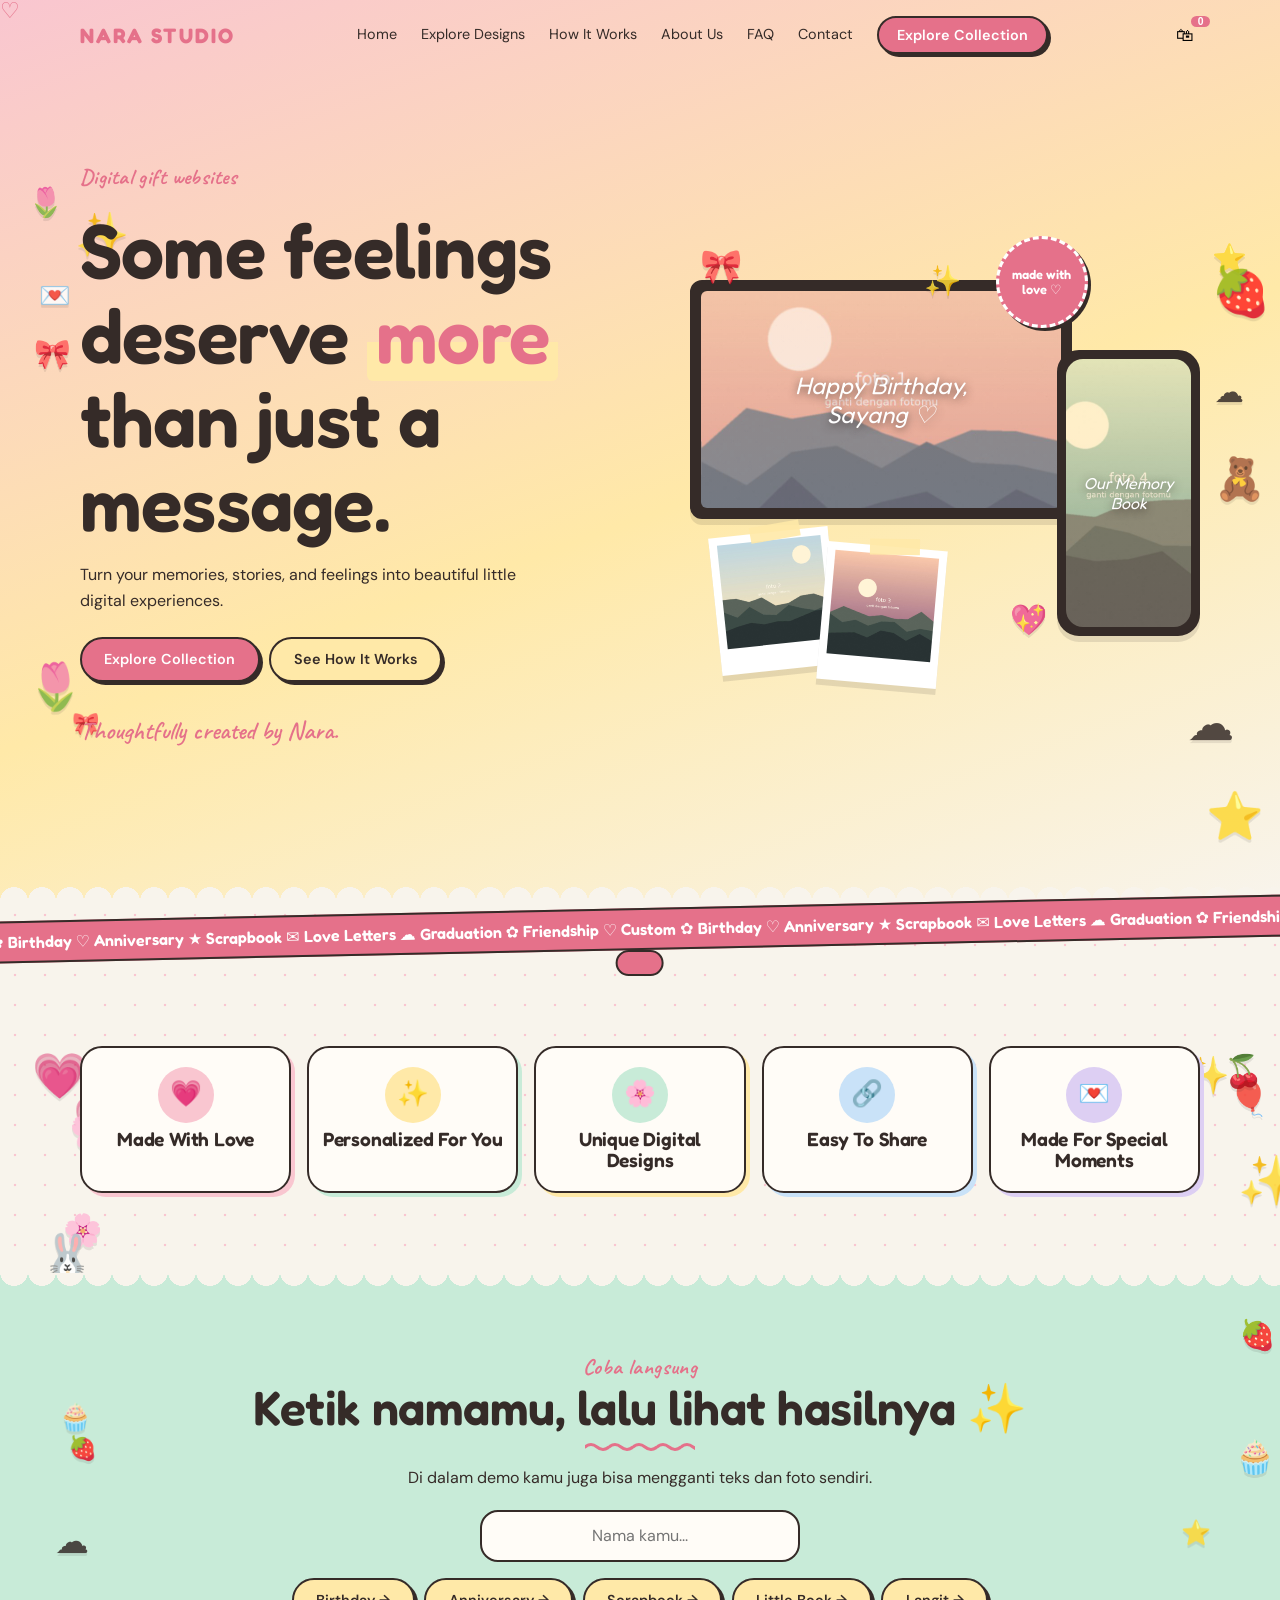
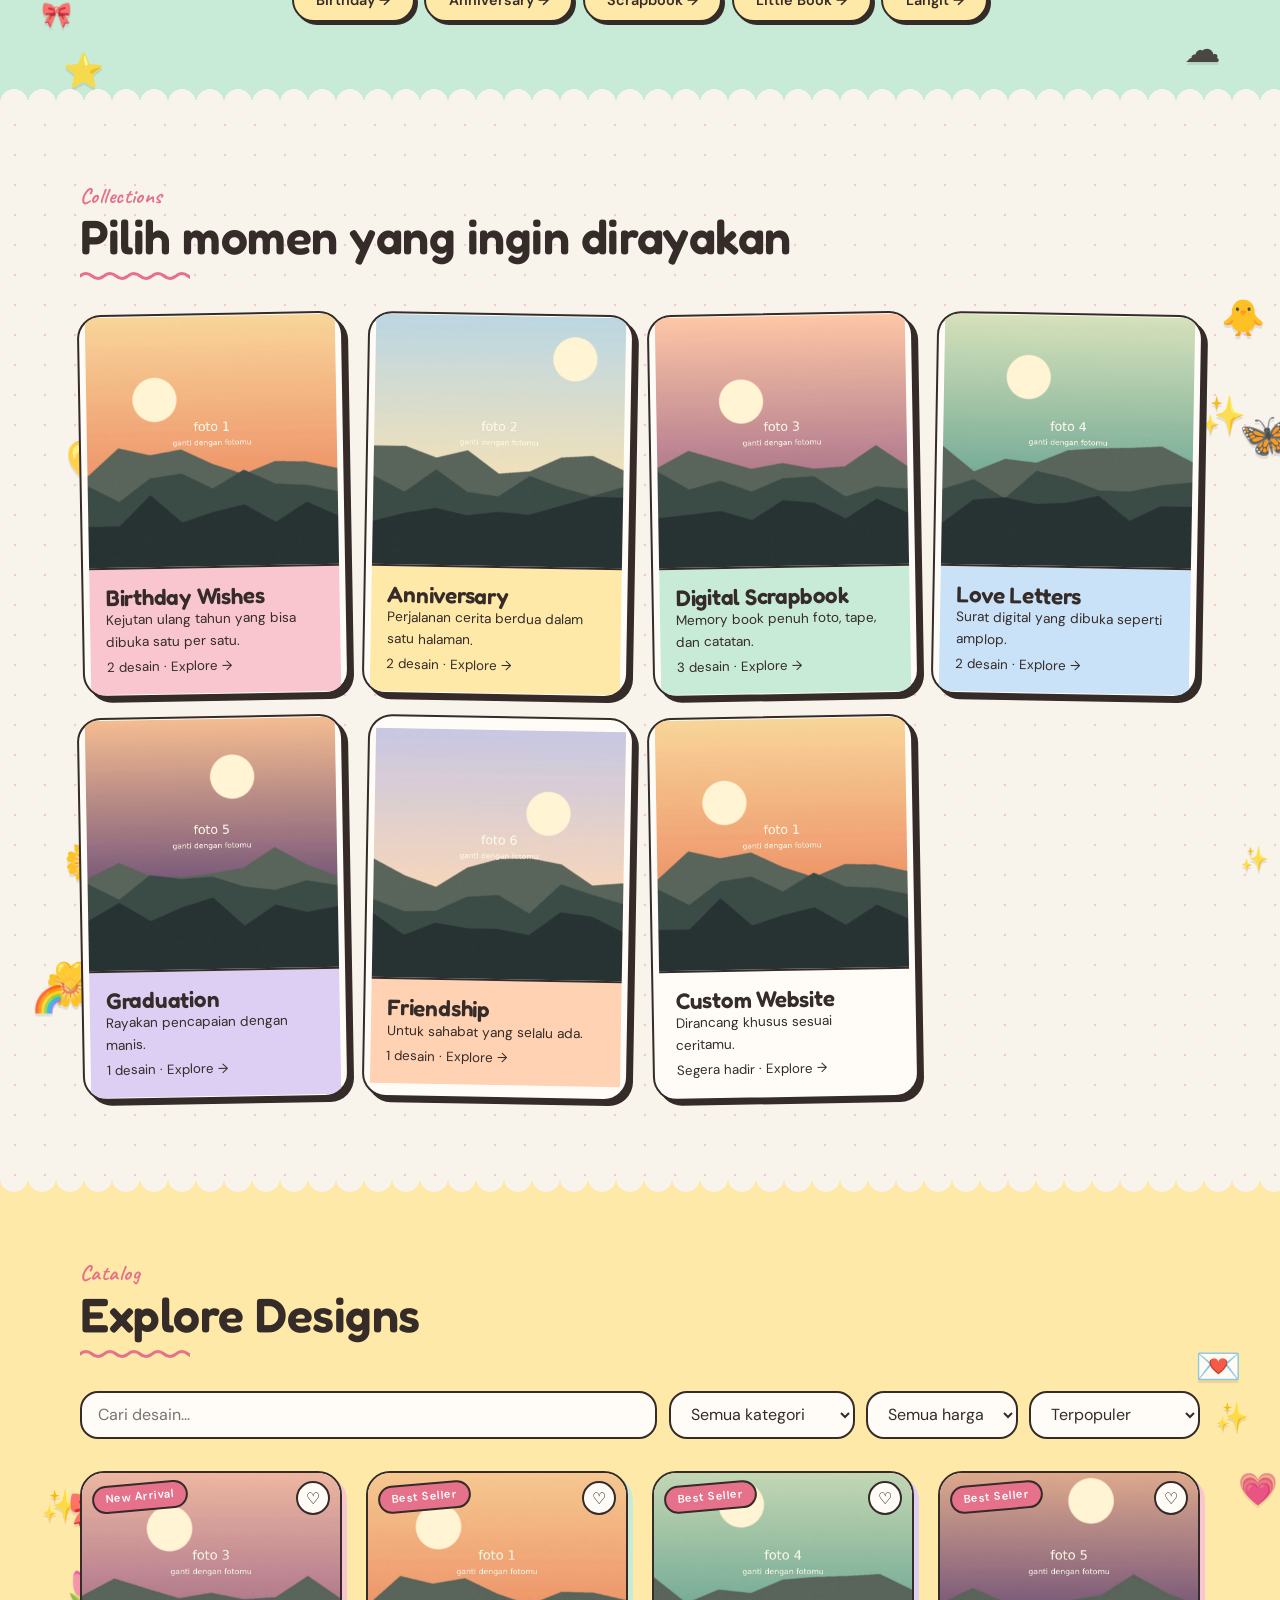
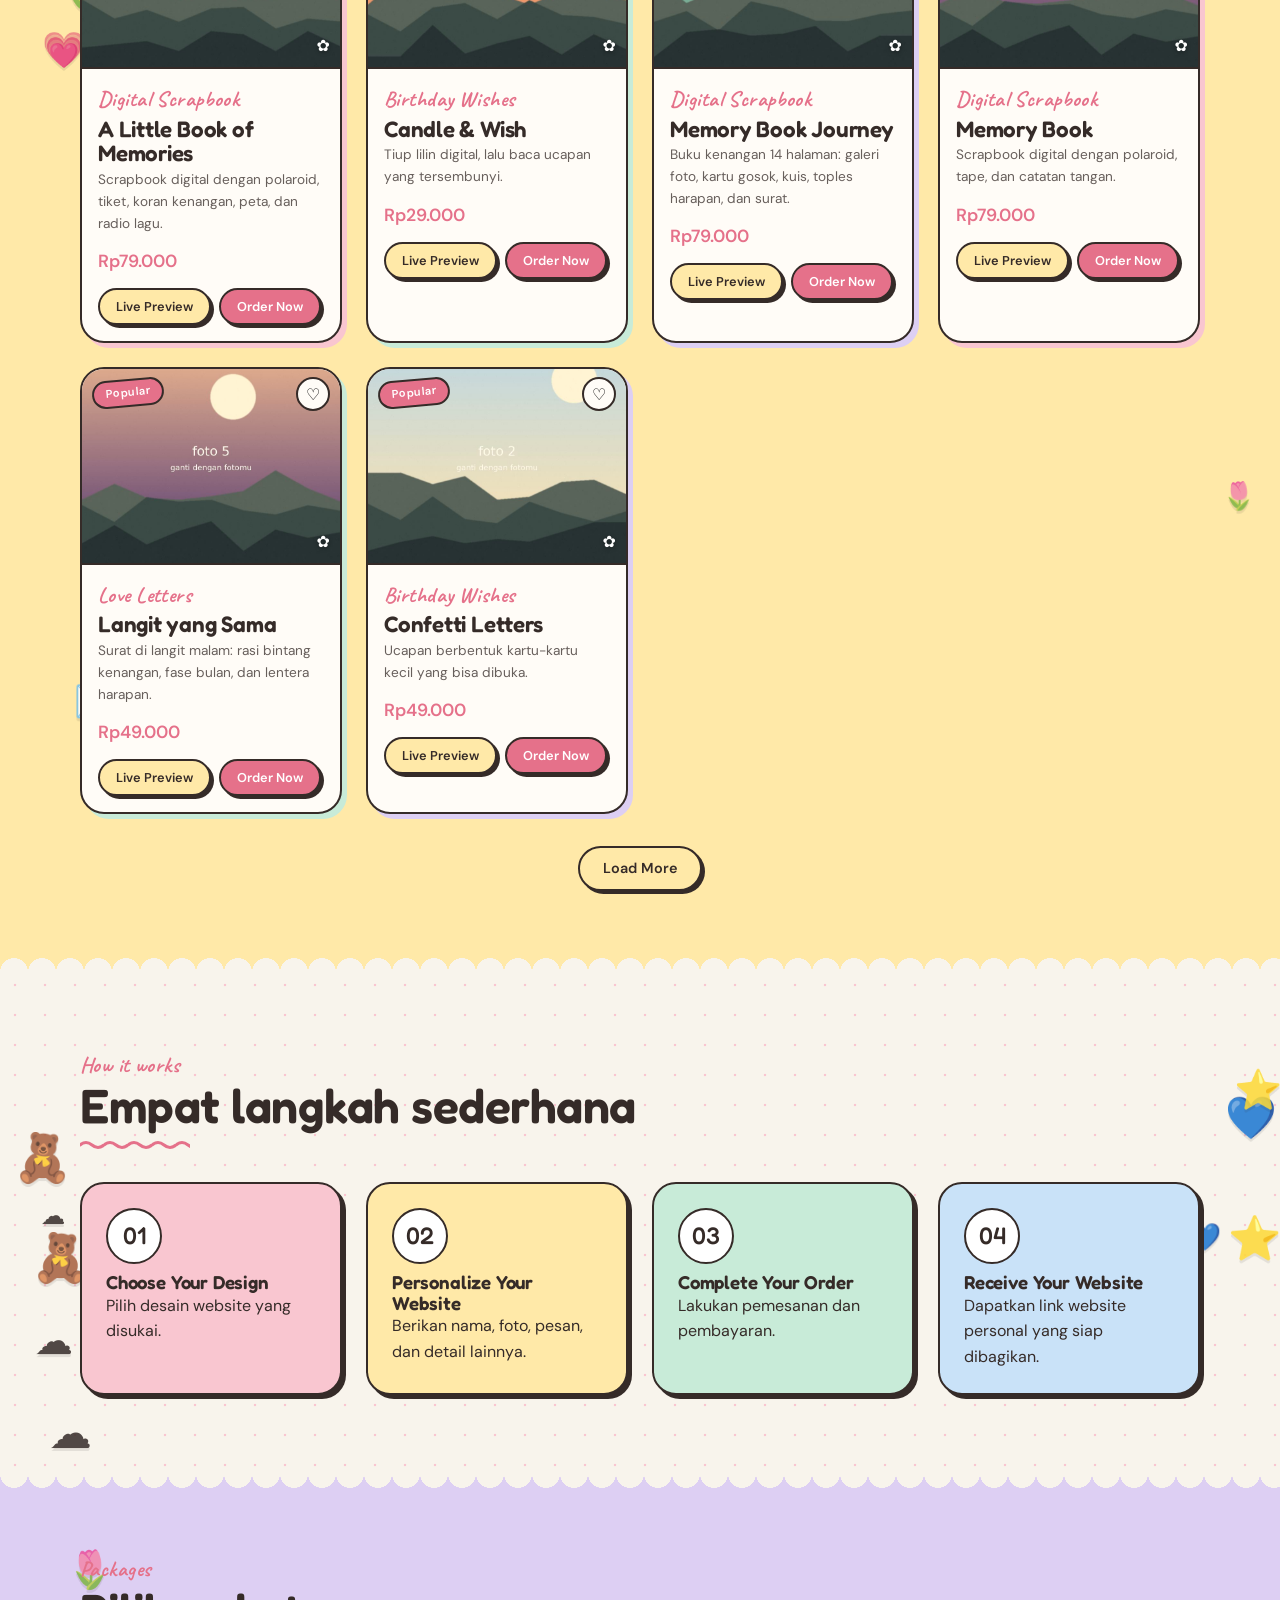
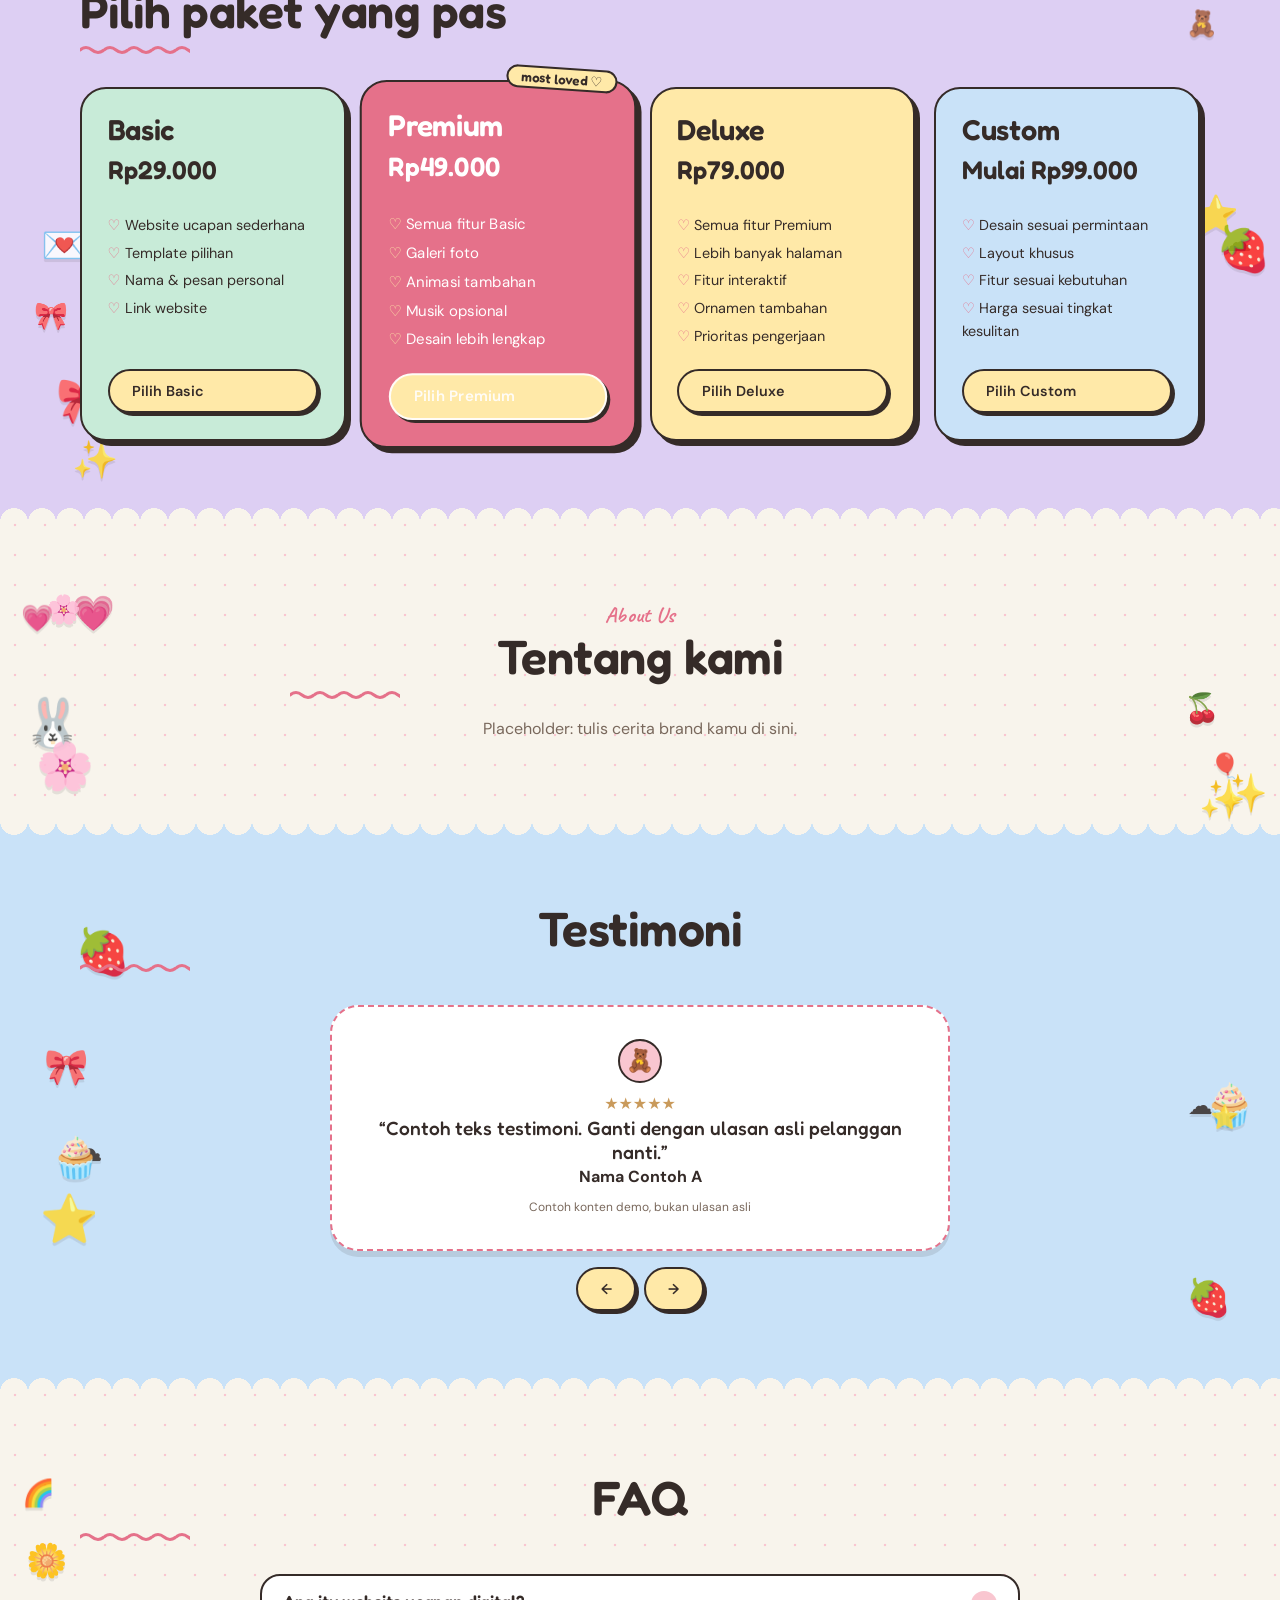
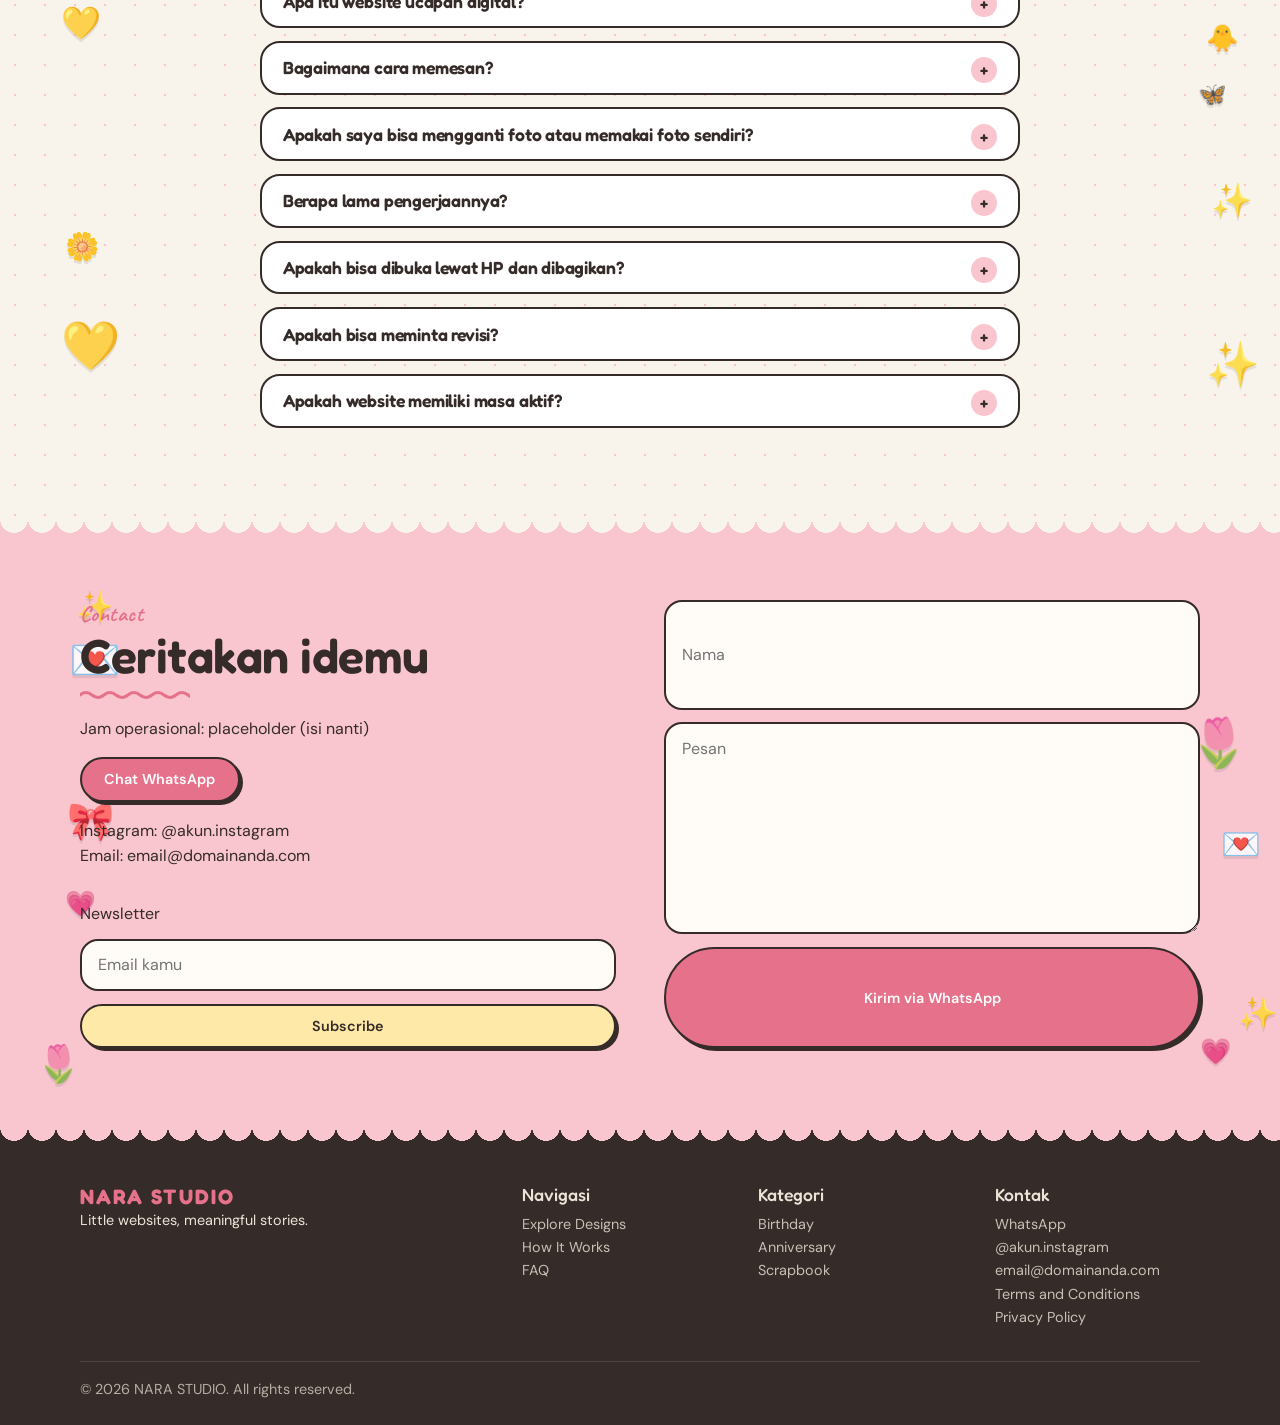
<file: index.html>
<!DOCTYPE html><html lang="id"><head><meta charset="utf-8"><meta name="viewport" content="width=device-width,initial-scale=1">
<title>NARA STUDIO | Website Hadiah Digital</title><meta name="description" content="Website ucapan ulang tahun, anniversary, scrapbook, dan surat digital yang dipersonalisasi.">
<meta property="og:title" content="NARA STUDIO"><meta property="og:description" content="Little websites, meaningful stories."><link rel="preconnect" href="https://fonts.googleapis.com"><link href="https://fonts.googleapis.com/css2?family=Fredoka:wght@400;500;600;700&family=Caveat:wght@600&family=DM+Sans:wght@400;500&display=swap" rel="stylesheet"><link rel="stylesheet" href="style.css"></head>
<body data-page="home" data-root="">
<div id="loader" aria-hidden="true">NAA</div><div id="cur" aria-hidden="true"></div>
<header><nav class="wrap" aria-label="Utama"><a class="logo" href="#home" data-brand>NAA STUDIO</a>
<div class="links" id="links"><a href="#home">Home</a><a href="#catalog">Explore Designs</a><a href="#how">How It Works</a><a href="#about">About Us</a><a href="#faq">FAQ</a><a href="#contact">Contact</a><a class="btn solid" href="#catalog">Explore Collection</a></div>
<div style="display:flex;gap:1rem;align-items:center"><button class="cartbtn open" aria-label="Buka keranjang">🛍<b class="cc">0</b></button><button class="burger" aria-label="Menu" aria-expanded="false"><i></i><i></i></button></div></nav></header>
<main id="home"><section class="hero"><div class="wrap"><div><span class="eyebrow">Digital gift websites</span><h1>Some feelings deserve <mark class="hl">more</mark> than just a message.</h1><p>Turn your memories, stories, and feelings into beautiful little digital experiences.</p>
<a class="btn solid" href="#catalog">Explore Collection</a><a class="btn" href="#how">See How It Works</a><div class="small">Thoughtfully created by Nara.</div></div>
<div class="stage" aria-hidden="true"><div class="laptop float"><div class="screen">Happy Birthday,<br>Sayang ♡</div></div><div class="phone float"><div class="pscreen">Our Memory Book</div></div><div class="pol a float"><div></div></div><div class="pol b float"><div></div></div></div></div></section>
<div class="tick" aria-hidden="true"><div>✿ Birthday ♡ Anniversary ★ Scrapbook ✉ Love Letters ☁ Graduation ✿ Friendship ♡ Custom ✿ Birthday ♡ Anniversary ★ Scrapbook ✉ Love Letters ☁ Graduation ✿ Friendship ♡ Custom </div></div>
<section><div class="wrap values"><div class="reveal"><span>💗</span><h3>Made With Love</h3></div><div class="reveal"><span>✨</span><h3>Personalized For You</h3></div><div class="reveal"><span>🌸</span><h3>Unique Digital Designs</h3></div><div class="reveal"><span>🔗</span><h3>Easy To Share</h3></div><div class="reveal"><span>💌</span><h3>Made For Special Moments</h3></div></div></section>
<section id="coba"><div class="wrap" style="text-align:center"><span class="eyebrow">Coba langsung</span><h2>Ketik namamu, lalu lihat hasilnya ✨</h2><p style="margin:.8rem 0 1.2rem">Di dalam demo kamu juga bisa mengganti teks dan foto sendiri.</p>
<input id="cn" maxlength="30" placeholder="Nama kamu..." aria-label="Nama untuk demo" style="width:min(320px,90%);text-align:center"><div id="cb" style="display:flex;flex-wrap:wrap;gap:.6rem;justify-content:center;margin-top:1rem"></div></div></section>
<section id="categories"><div class="wrap"><span class="eyebrow">Collections</span><h2>Pilih momen yang ingin dirayakan</h2><div class="cats" id="cats"></div></div></section>
<section id="catalog" class="paper"><div class="wrap"><span class="eyebrow">Catalog</span><h2>Explore Designs</h2>
<div class="tools" role="search"><input id="q" type="search" placeholder="Cari desain..." aria-label="Cari"><select id="fc" aria-label="Kategori"></select>
<select id="fp" aria-label="Harga"><option value="">Semua harga</option><option value="29000">≤ Rp29.000</option><option value="49000">≤ Rp49.000</option><option value="79000">≤ Rp79.000</option></select>
<select id="so" aria-label="Urutkan"><option value="pop">Terpopuler</option><option value="new">Terbaru</option><option value="lo">Harga terendah</option><option value="hi">Harga tertinggi</option></select></div>
<div class="grid" id="pg"></div><p style="text-align:center;margin-top:2rem"><button class="btn" id="more">Load More</button></p></div></section>
<section id="how"><div class="wrap"><span class="eyebrow">How it works</span><h2>Empat langkah sederhana</h2><div class="steps">
<div class="step reveal"><b>01</b><h3>Choose Your Design</h3><p>Pilih desain website yang disukai.</p></div><div class="step reveal"><b>02</b><h3>Personalize Your Website</h3><p>Berikan nama, foto, pesan, dan detail lainnya.</p></div>
<div class="step reveal"><b>03</b><h3>Complete Your Order</h3><p>Lakukan pemesanan dan pembayaran.</p></div><div class="step reveal"><b>04</b><h3>Receive Your Website</h3><p>Dapatkan link website personal yang siap dibagikan.</p></div></div></div></section>
<section id="pricing" class="paper"><div class="wrap"><span class="eyebrow">Packages</span><h2>Pilih paket yang pas</h2><div class="pk" id="pk"></div></div></section>
<section id="about"><div class="wrap" style="max-width:700px;text-align:center"><span class="eyebrow">About Us</span><h2>Tentang kami</h2><p style="color:var(--brown);margin-top:1rem">Placeholder: tulis cerita brand kamu di sini.</p></div></section>
<section id="testimonials" class="paper"><div class="wrap"><h2 style="text-align:center">Testimoni</h2><div class="tm"><div class="tcard" id="tc" aria-live="polite"></div><div class="ctl"><button class="btn" id="tp" aria-label="Sebelumnya">←</button><button class="btn" id="tn" aria-label="Berikutnya">→</button></div></div></div></section>
<section id="faq"><div class="wrap"><h2 style="text-align:center;margin-bottom:2rem">FAQ</h2>
<details><summary>Apa itu website ucapan digital?</summary><p>Halaman web personal berisi ucapan, foto, dan cerita yang dibagikan lewat satu link.</p></details>
<details><summary>Bagaimana cara memesan?</summary><p>Pilih desain, klik Order, dan kamu akan diarahkan ke WhatsApp dengan detail pesanan.</p></details>
<details><summary>Apakah saya bisa mengganti foto atau memakai foto sendiri?</summary><p>Bisa. Foto kamu akan dipasang pada desain yang dipilih.</p></details>
<details><summary>Berapa lama pengerjaannya?</summary><p>Placeholder: isi estimasi waktu sesuai kapasitasmu.</p></details>
<details><summary>Apakah bisa dibuka lewat HP dan dibagikan?</summary><p>Ya, semua desain responsif dan dibagikan lewat link.</p></details>
<details><summary>Apakah bisa meminta revisi?</summary><p>Placeholder: isi kebijakan revisi.</p></details>
<details><summary>Apakah website memiliki masa aktif?</summary><p>Placeholder: isi kebijakan masa aktif.</p></details></div></section>
<section id="contact" class="paper"><div class="wrap cf"><div><span class="eyebrow">Contact</span><h2>Ceritakan idemu</h2><p style="margin:1rem 0">Jam operasional: placeholder (isi nanti)</p><p><a class="btn solid" data-wa target="_blank" rel="noopener" href="#">Chat WhatsApp</a></p><p style="margin-top:1rem">Instagram: <span data-ig></span><br>Email: <a data-mail href="#"></a></p>
<form id="nl" style="margin-top:2rem"><label for="ne">Newsletter</label><input id="ne" type="email" required placeholder="Email kamu"><button class="btn">Subscribe</button></form></div>
<form id="cform"><input name="n" required placeholder="Nama" aria-label="Nama"><textarea name="m" rows="5" required placeholder="Pesan" aria-label="Pesan"></textarea><button class="btn solid">Kirim via WhatsApp</button></form></div></section></main>
<footer><div class="wrap"><div><div class="logo" data-brand>NAA STUDIO</div><p>Little websites, meaningful stories.</p></div><div><h4>Navigasi</h4><a href="#catalog">Explore Designs</a><a href="#how">How It Works</a><a href="#faq">FAQ</a></div><div><h4>Kategori</h4><a href="#catalog">Birthday</a><a href="#catalog">Anniversary</a><a href="#catalog">Scrapbook</a></div><div><h4>Kontak</h4><a data-wa target="_blank" rel="noopener" href="#">WhatsApp</a><a data-ig href="#">@instagram</a><a data-mail href="#">email</a><a href="#">Terms and Conditions</a><a href="#">Privacy Policy</a></div><p class="cp">© 2026 <span data-brand>NAA STUDIO</span>. All rights reserved.</p></div></footer>
<aside id="drawer" aria-label="Keranjang"><div style="display:flex;justify-content:space-between"><h3>Keranjang</h3><button class="cartbtn" id="dc" aria-label="Tutup">✕</button></div><div id="dl"></div><p><strong>Total: <span id="dt">p0</span></strong></p><button class="btn solid" id="co">Pesan via WhatsApp</button></aside>
<div id="toast" role="status" aria-live="polite"></div><button id="top" aria-label="Kembali ke atas">↑</button>
<script src="config.js"></script><script src="script.js"></script>
</body></html>
</file>
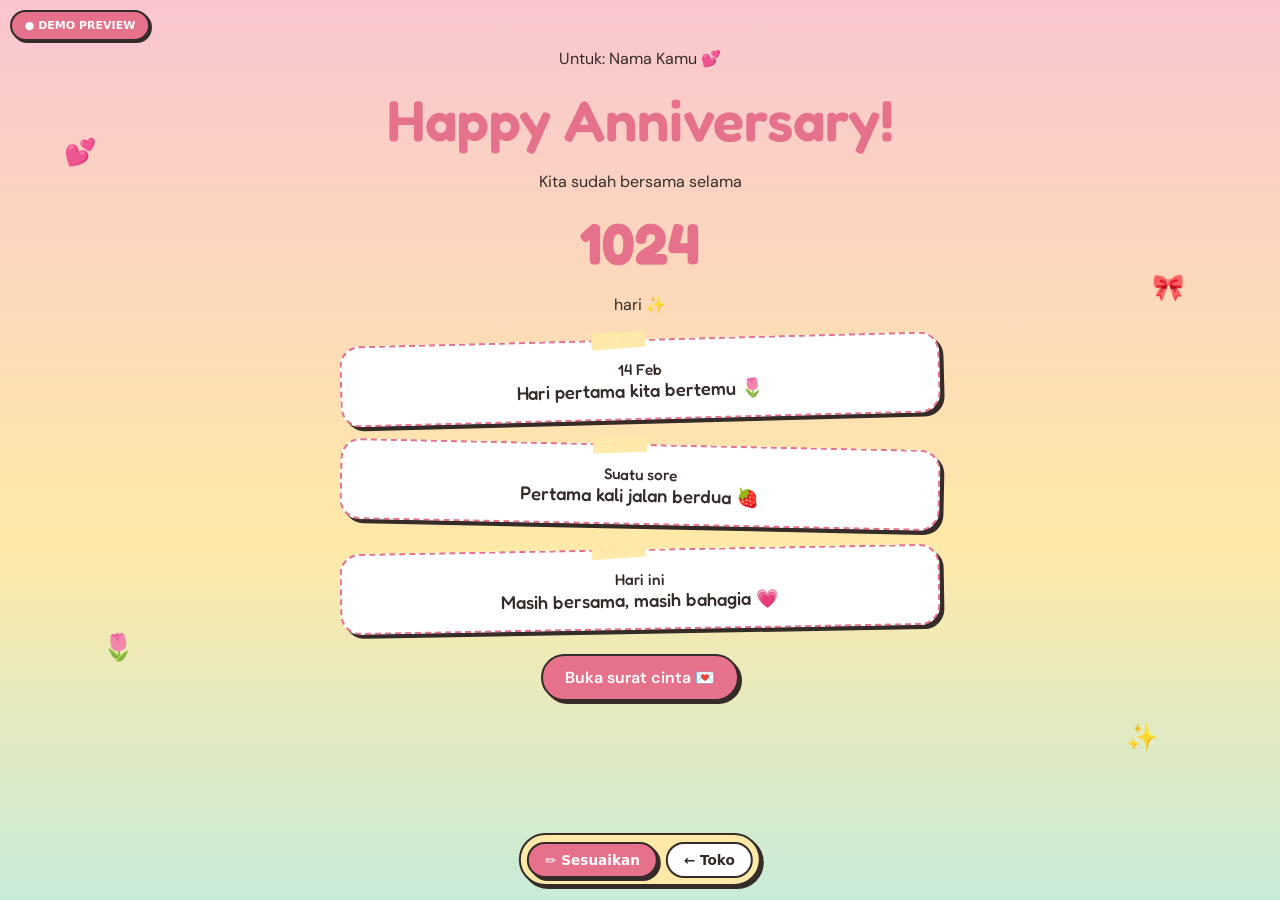
<file: demos/anniversary/index.html>
<!DOCTYPE html><html lang="id"><head><meta charset="utf-8"><meta name="viewport" content="width=device-width,initial-scale=1"><title>Demo Anniversary | NARA STUDIO</title>
<link href="https://fonts.googleapis.com/css2?family=Fredoka:wght@500;600;700&family=DM+Sans&display=swap" rel="stylesheet"><link rel="stylesheet" href="../demo.css"></head>
<body><main><p>Untuk: <span data-nara="to">Nama Kamu</span> 💕</p><h1>Happy Anniversary!</h1><p>Kita sudah bersama selama</p><div class="big" id="d">0</div><p>hari ✨</p>
<div class="note" style="--r:-1.5deg"><small>14 Feb</small><br>Hari pertama kita bertemu 🌷</div>
<div class="note" style="--r:1.2deg"><small>Suatu sore</small><br>Pertama kali jalan berdua 🍓</div>
<div class="note" style="--r:-1deg"><small>Hari ini</small><br>Masih bersama, masih bahagia 💗</div>
<button id="b">Buka surat cinta 💌</button>
<div class="note" id="l" hidden>Untuk <span data-nara="to">Nama Kamu</span>,<br><span data-nara="msg">Ini teks demo. Pesan personalmu akan tampil di sini.</span></div></main>
<span class="o" style="left:5%;top:15%">💕</span><span class="o" style="left:90%;top:30%;animation-delay:-1s">🎀</span><span class="o" style="left:8%;top:70%;animation-delay:-2s">🌷</span><span class="o" style="left:88%;top:80%;animation-delay:-.5s">✨</span>
<script>const T=Math.floor((Date.now()-new Date("2024-02-14"))/864e5),d=document.getElementById("d");let n=0;const iv=setInterval(()=>{n+=Math.ceil(T/40);if(n>=T){n=T;clearInterval(iv)}d.textContent=n},30);
document.getElementById("b").onclick=e=>{document.getElementById("l").hidden=false;e.target.hidden=true}</script>
<script src="../nara-editor.js"></script></body></html>
</file>
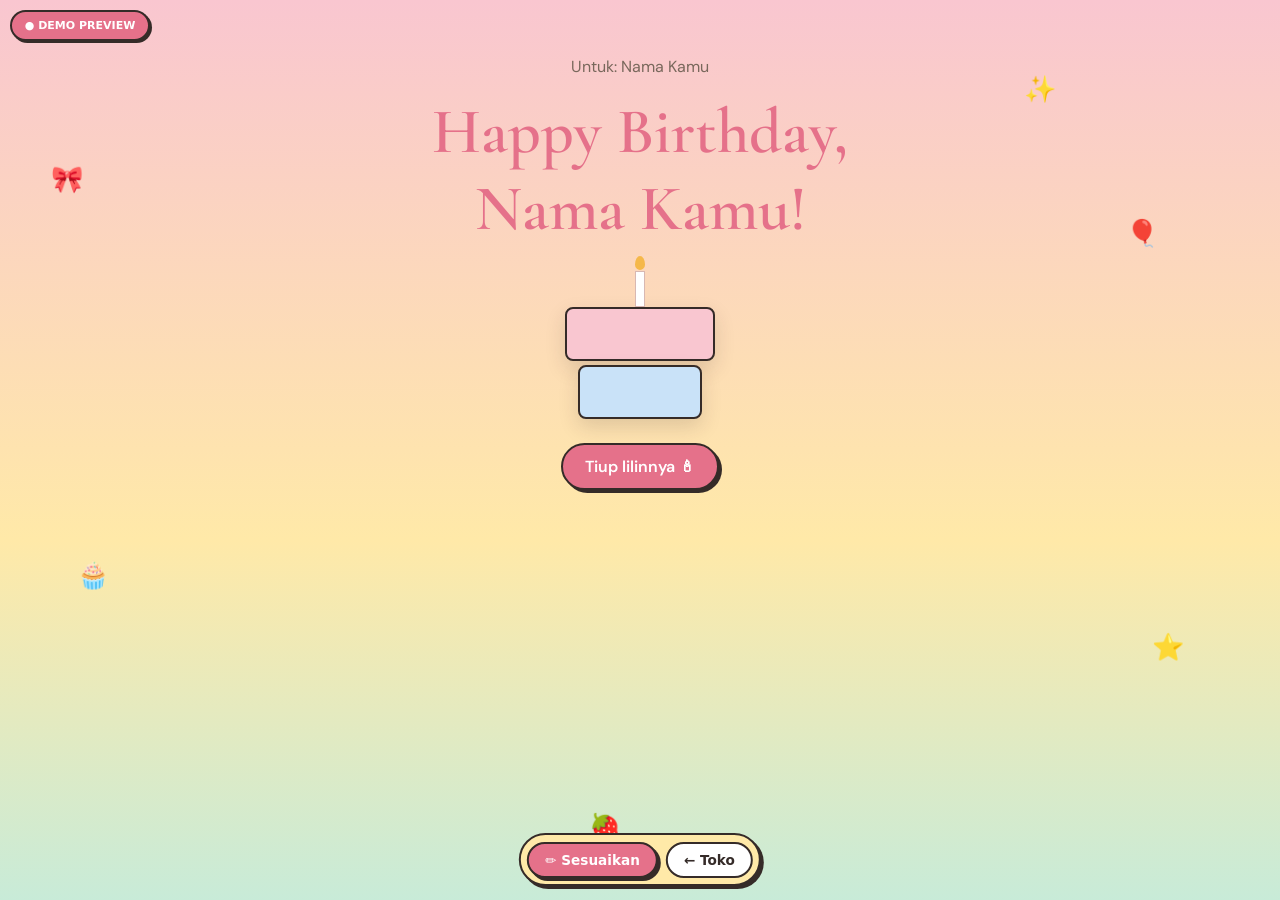
<file: demos/birthday/index.html>
<!DOCTYPE html><html lang="id"><head><meta charset="utf-8"><meta name="viewport" content="width=device-width,initial-scale=1"><title>Demo Birthday | NARA STUDIO</title>
<link href="https://fonts.googleapis.com/css2?family=Cormorant+Garamond:ital,wght@500;600&family=DM+Sans&display=swap" rel="stylesheet">
<style>:root{--c:#F8F4EC;--r:#D8B8B2;--e:#352B28;--b:#79685C}body{margin:0;font-family:'DM Sans',sans-serif;background:var(--c);color:var(--e);text-align:center;min-height:100vh}
.bar{position:sticky;top:0;display:flex;justify-content:space-between;align-items:center;padding:.6rem 1rem;background:var(--e);color:#fff;font-size:.8rem;z-index:5}.bar a{color:#fff;border:1px solid #fff;padding:.3rem .8rem;border-radius:99px;text-decoration:none}
h1{font:600 clamp(2.2rem,8vw,4rem) 'Cormorant Garamond',serif;margin:.5rem}main{padding:2.5rem 1rem;max-width:560px;margin:auto}p{color:var(--b)}
.cake{margin:1.5rem auto;width:150px}.cake i{display:block;height:50px;background:var(--r);border-radius:8px;margin-top:4px;box-shadow:0 8px 20px rgba(53,43,40,.15)}.cake i+i{width:80%;margin:4px auto 0;background:#E3CFC4}
.candle{width:8px;height:34px;background:#fff;margin:0 auto -4px;position:relative;border:1px solid var(--r)}.flame{position:absolute;top:-16px;left:-1px;width:10px;height:14px;background:#f5b84a;border-radius:50% 50% 50% 50%/60% 60% 40% 40%;animation:f .4s infinite alternate}.out .flame{display:none}@keyframes f{to{transform:scale(1.15) rotate(4deg)}}
button{padding:.7rem 1.4rem;border:1px solid var(--e);border-radius:99px;background:var(--e);color:#fff;font:inherit;cursor:pointer}
.cards{display:grid;gap:1.2rem;margin-top:2rem;opacity:0;transition:1s}.cards.show{opacity:1}.note{background:#fff;padding:1rem 1.2rem;box-shadow:0 8px 24px rgba(53,43,40,.1);transform:rotate(var(--r));font:italic 1.3rem 'Cormorant Garamond',serif;position:relative}
.note:before{content:"";position:absolute;top:-8px;left:42%;width:50px;height:16px;background:rgba(216,184,178,.85)}body{background:linear-gradient(180deg,#F9C6D0,#FFE9A8 60%,#C8EBD8);background-attachment:fixed}h1{color:#E5718A}.bar{background:#E5718A}.cake i{background:#F9C6D0;border:2px solid #352B28}.cake i+i{background:#C9E2F8}.note{border:2px dashed #E5718A;border-radius:18px}.note:nth-child(2){background:#FFF6D6}.note:nth-child(3){background:#E7F7EF}button{background:#E5718A;border:2px solid #352B28;box-shadow:3px 3px 0 #352B28;font-weight:600}.o{position:fixed;font-size:26px;animation:bn 3s ease-in-out infinite;pointer-events:none}@keyframes bn{50%{transform:translateY(-12px) rotate(8deg)}}</style></head>
<body><main><p>Untuk: <span data-nara="to">Nama Kamu</span></p><h1>Happy Birthday, <span data-nara="to">Nama Kamu</span>!</h1><div class="cake" id="cake"><div class="candle"><div class="flame"></div></div><i></i><i></i></div>
<button id="b">Tiup lilinnya 🕯</button><p id="h"></p>
<div class="cards" id="cs"><div class="note" style="--r:-2deg">Semoga semua hal baik datang padamu.</div><div class="note" style="--r:1.5deg">Terima kasih sudah jadi bagian ceritaku.</div><div class="note" data-nara="msg" style="--r:-1deg">Teks demo, ganti dengan pesan personal.</div></div></main><span class="o" aria-hidden="true" style="left:4%;top:18%;animation-delay:-0s">🎀</span><span class="o" aria-hidden="true" style="left:88%;top:24%;animation-delay:-1s">🎈</span><span class="o" aria-hidden="true" style="left:6%;top:62%;animation-delay:-2s">🧁</span><span class="o" aria-hidden="true" style="left:90%;top:70%;animation-delay:-0.5s">⭐</span><span class="o" aria-hidden="true" style="left:46%;top:90%;animation-delay:-1.5s">🍓</span><span class="o" aria-hidden="true" style="left:80%;top:8%;animation-delay:-2.5s">✨</span>
<script>const b=document.getElementById("b");b.onclick=()=>{document.getElementById("cake").classList.add("out");document.getElementById("cs").classList.add("show");document.getElementById("h").textContent="Make a wish ✦";b.hidden=true}</script><script src="../nara-editor.js"></script></body></html>
</file>
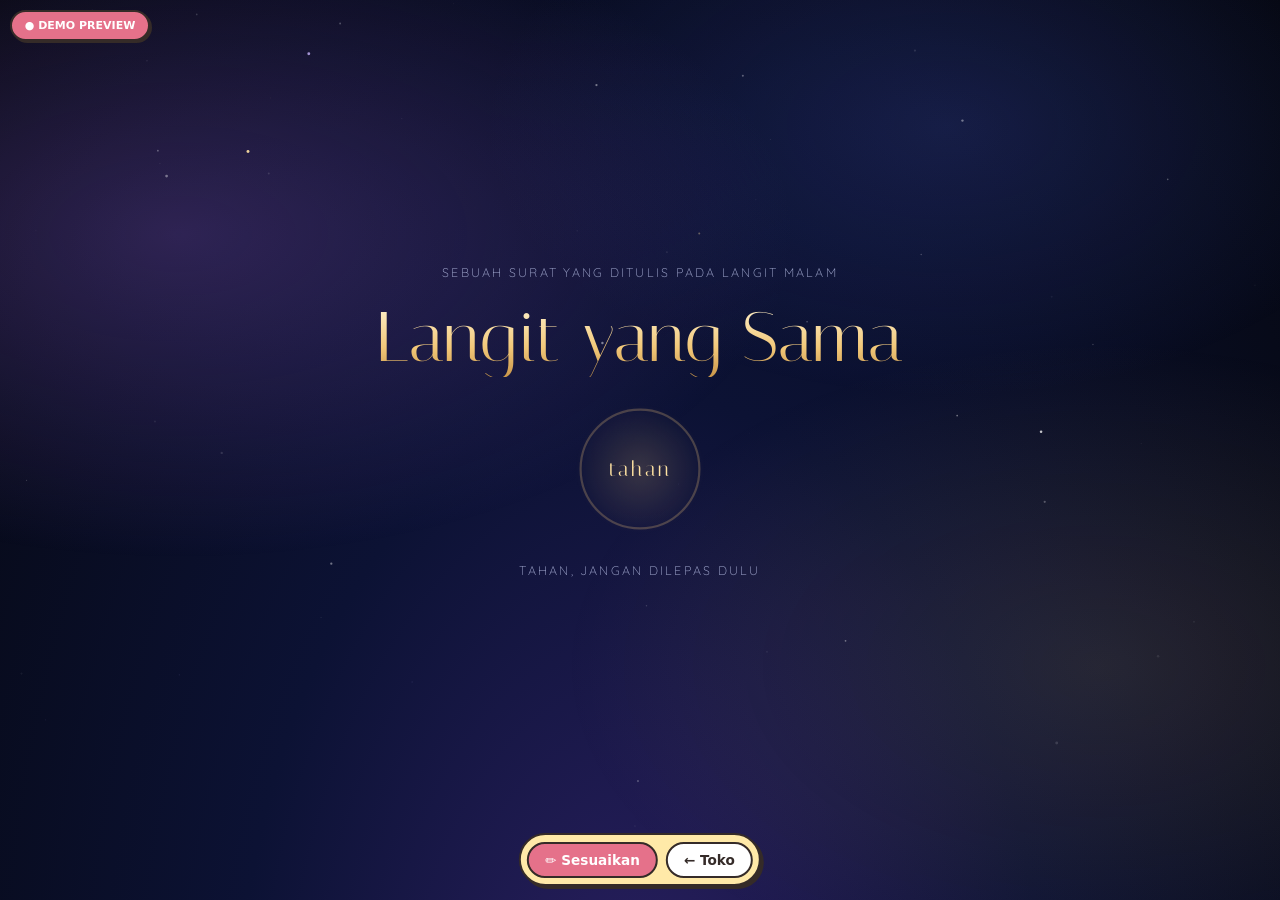
<file: demos/langit/index.html>
<!DOCTYPE html>
<html lang="id">
<head>
<meta charset="UTF-8">
<meta name="viewport" content="width=device-width, initial-scale=1, viewport-fit=cover">
<meta name="theme-color" content="#070b1a">
<title>Langit yang Sama</title>
<link rel="preconnect" href="https://fonts.googleapis.com">
<link rel="preconnect" href="https://fonts.gstatic.com" crossorigin>
<link href="https://fonts.googleapis.com/css2?family=Dancing+Script:wght@500;600&family=Italiana&family=Parisienne&family=Quicksand:wght@300;500&display=swap" rel="stylesheet">
<link rel="stylesheet" href="style.css">
</head>
<body>
<div id="nebula"></div>
<canvas id="langit"></canvas>

<main id="app">
  <!-- 0. Gerbang: tahan untuk membuka -->
  <section class="adegan aktif" id="a0">
    <p class="kecil m" style="--i:0">sebuah surat yang ditulis pada langit malam</p>
    <h1 class="judul m" id="jdl" style="--i:1"></h1>
    <button id="tahan" class="m" style="--i:2" type="button" aria-label="Tahan untuk membuka">
      <svg viewBox="0 0 120 120"><circle class="dasar" cx="60" cy="60" r="54"/><circle class="isi" id="prog" cx="60" cy="60" r="54"/></svg><span>tahan</span>
    </button>
    <p class="kecil m" id="petunjuk" style="--i:3">tahan, jangan dilepas dulu</p>
  </section>

  <!-- 1. Prolog -->
  <section class="adegan" id="a1" data-syarat="biarkan kalimatnya muncul pelan-pelan"><div id="prolog"></div></section>

  <!-- 2. Rasi bintang kenangan -->
  <section class="adegan" id="a2" data-syarat="temukan semua bintang untuk melanjutkan">
    <h2 class="judul kecilj m" style="--i:0">Rasi Bintang Kenangan</h2>
    <p class="kecil m" style="--i:1">ketuk bintang yang berkedip</p>
    <div class="peta m" id="peta" style="--i:2"><svg id="garis" viewBox="0 0 100 100" preserveAspectRatio="none"></svg></div>
    <p class="kecil" id="hitung"></p>
  </section>

  <!-- 3. Fase bulan -->
  <section class="adegan" id="a3" data-syarat="geser sampai purnama terakhir">
    <h2 class="judul kecilj m" style="--i:0">Fase Bulan</h2>
    <div class="bulan m" style="--i:1"><i class="bayang" id="bayang"></i></div>
    <div class="m" style="--i:2"><p class="nama-fase" id="fnama"></p><p class="kecil" id="ftgl"></p><p class="teks-fase" id="fteks"></p></div>
    <input class="m" style="--i:3" id="fase" type="range" min="0" max="7" value="0" aria-label="Geser fase bulan">
  </section>

  <!-- 4. Harapan -->
  <section class="adegan" id="a4" data-syarat="terbangkan satu harapan">
    <h2 class="judul kecilj m" style="--i:0">Lentera Harapan</h2>
    <p class="kecil m" style="--i:1">tulis satu harapan, lalu biarkan terbang ke langit</p>
    <textarea class="m kaca" style="--i:2" id="harap" maxlength="90" rows="3" placeholder="semoga..."></textarea>
    <button class="tbl m" style="--i:3" id="terbang" type="button">Terbangkan ✦</button>
    <p class="kecil" id="harapInfo"></p>
  </section>

  <!-- 5. Surat -->
  <section class="adegan" id="a5" data-syarat="baca suratnya sampai selesai"><article id="surat" class="kaca"></article></section>

  <!-- 6. Terima kasih -->
  <section class="adegan" id="a6" data-syarat="pecahkan semua kata yang melayang">
    <h2 class="judul kecilj m" style="--i:0">Terima Kasih</h2>
    <div class="awan m" id="awan" style="--i:1"></div>
    <p class="pesan-terima" id="pesanTerima">ketuk kata yang melayang</p>
    <p class="kecil" id="hitungKata"></p>
  </section>

  <!-- 7. Penutup -->
  <section class="adegan" id="a7">
    <div class="bulan besar m" style="--i:0"></div>
    <p class="kalimat m" id="akhirTeks" style="--i:1"></p>
    <h2 class="judul akhir m" style="--i:3">That's all for now.</h2>
    <button class="tbl m" style="--i:4" id="ulang" type="button">Lihat langitnya lagi</button>
    <p class="kecil m" style="--i:4">ketuk di mana saja untuk kembang api</p>
  </section>
</main>

<p id="syarat"></p>
<nav id="nav">
  <button class="bt" id="prev" type="button" aria-label="Kembali">‹</button>
  <div id="titik" aria-hidden="true"></div>
  <button class="bt" id="next" type="button" aria-label="Lanjut">›</button>
</nav>
<button id="lewati" type="button" hidden>lewati ›</button>
<button class="bt lebar" id="musik" type="button" aria-label="Putar musik" hidden><span class="not">♪</span><span class="bars" aria-hidden="true"><i></i><i></i><i></i><i></i></span></button>

<div id="mem"><div class="kaca">
  <button class="x" id="tutupMem" type="button" aria-label="Tutup">×</button>
  <div class="foto" id="memFoto"></div>
  <p class="kecil" id="memTgl"></p><h3 id="memJudul"></h3><p id="memTeks"></p>
</div></div>

<audio id="lagu" src="assets/music/lagu.mp3" loop preload="auto"></audio>
<script src="script.js"></script>
<script src="../nara-editor.js" data-photos="assets/images/foto1.jpg,assets/images/foto2.jpg,assets/images/foto3.jpg,assets/images/foto4.jpg,assets/images/foto5.jpg,assets/images/foto6.jpg"></script></body>
</html>
</file>
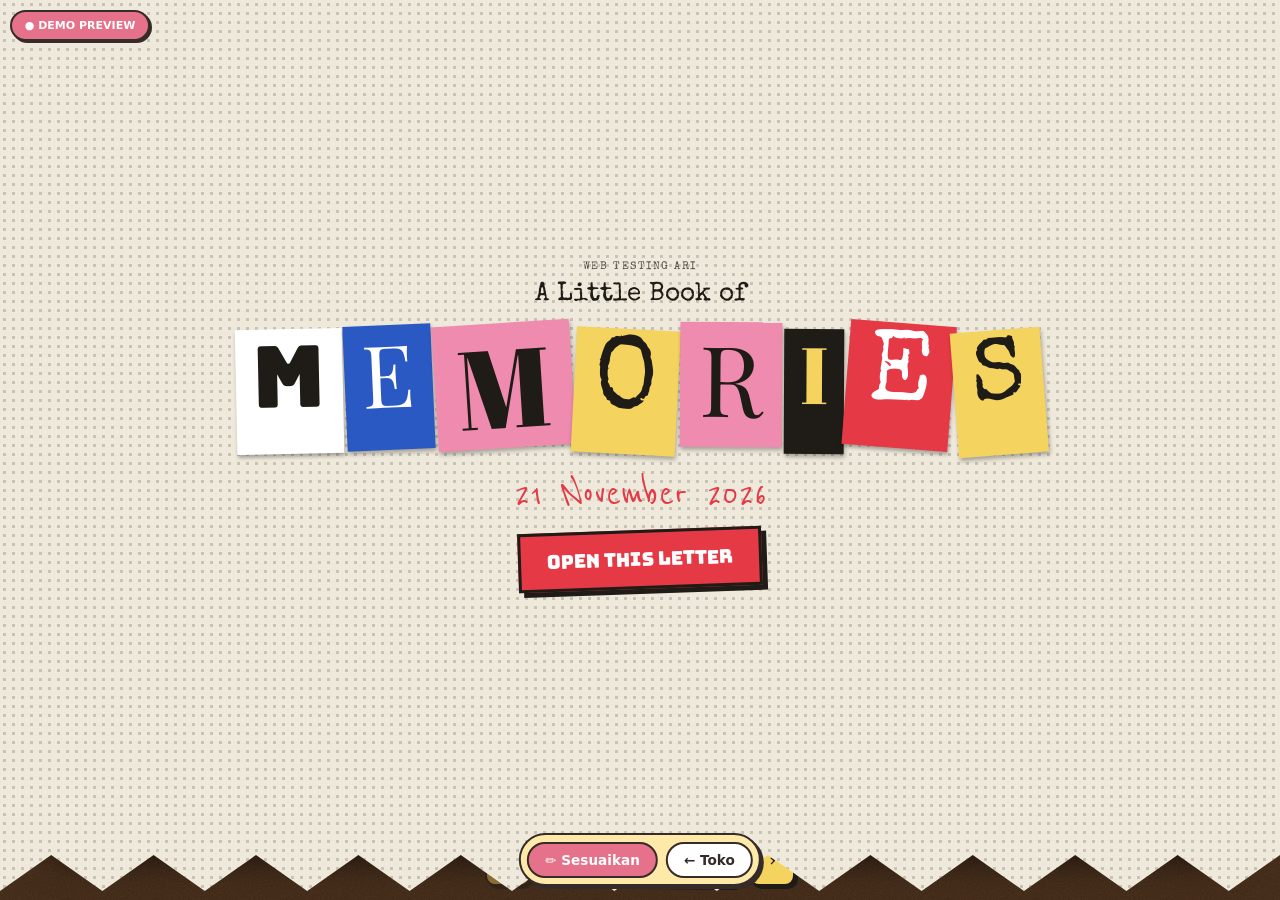
<file: demos/memories/index.html>
<!DOCTYPE html>
<html lang="id">
<head>
<meta charset="UTF-8">
<meta name="viewport" content="width=device-width, initial-scale=1, maximum-scale=1, user-scalable=no, viewport-fit=cover">
<title>A Little Book of Memories</title>
<link rel="preconnect" href="https://fonts.googleapis.com">
<link rel="preconnect" href="https://fonts.gstatic.com" crossorigin>
<link href="https://fonts.googleapis.com/css2?family=Abril+Fatface&family=Bungee&family=Playfair+Display:ital,wght@1,700&family=Reenie+Beanie&family=Special+Elite&display=swap" rel="stylesheet">
<link rel="stylesheet" href="style.css">
</head>
<body>

<!-- ===== PAPAN GABUS: semua barang menempel di sini. Seret barang atau geser papan. ===== -->
<div id="layar"><div id="papan">
  <svg id="tali" width="3000" height="2000" aria-hidden="true"></svg>

  <!-- 1. Judul -->
  <div class="item geser judul-kartu" id="t-judul" style="left:260px;top:230px;--r:-2deg"><i class="pin"></i><i class="washi w1"></i>
    <p class="ketik">album kenangan no. 01</p>
    <p class="ketik besar">A Little Book of</p>
    <div class="ransom" data-teks="MEMORIES"></div>
    <!-- GANTI: tanggal -->
    <p class="tulis tgl">21 November 2026</p>
  </div>

  <!-- 2. Pesan pembuka -->
  <div class="item geser kartu-intro" id="t-intro" style="left:930px;top:250px;--r:2deg"><i class="pin"></i><i class="klip"></i>
    <!-- GANTI: pesan pembuka -->
    <p class="tulis"><b>Hai, Nama.</b> Kalau kamu sedang membaca ini, berarti aku akhirnya berani menyelesaikannya. Ini bukan permintaan apa-apa. Hanya papan kecil untuk menyimpan hal-hal baik yang pernah ada di antara kita.foto foto berikutnya jangan lupa di click yaa</p>
  </div>

  <!-- 3. Foto-foto: ketuk untuk membalik. GANTI caption, tanggal, dan catatan belakang -->
  <figure class="item geser pl" id="p1" data-aksi="balik" style="left:1480px;top:200px;--r:-6deg"><i class="pin"></i><div class="pl-in">
    <div class="muka"><div class="foto" data-nama="assets/images/foto1.jpg"><img src="assets/images/foto1.jpg" alt="Kenangan 1"></div><figcaption>Hari pertama kita jalan<small>12.03.2022</small></figcaption></div>
    <div class="punggung"><p class="tulis">Aku gugup sepanjang jalan, tapi kamu tertawa.</p></div></div></figure>
  <figure class="item geser pl" id="p2" data-aksi="balik" style="left:1730px;top:330px;--r:5deg"><i class="pin"></i><div class="pl-in">
    <div class="muka"><div class="foto" data-nama="assets/images/foto2.jpg"><img src="assets/images/foto2.jpg" alt="Kenangan 2"></div><figcaption>Makan malam kelamaan<small>02.06.2022</small></figcaption></div>
    <div class="punggung"><p class="tulis">Restorannya hampir tutup, kita masih bercerita.</p></div></div></figure>
  <figure class="item geser pl" id="p3" data-aksi="balik" style="left:1560px;top:560px;--r:-2deg"><i class="pin"></i><div class="pl-in">
    <div class="muka"><div class="foto" data-nama="assets/images/foto3.jpg"><img src="assets/images/foto3.jpg" alt="Kenangan 3"></div><figcaption>Hujan dan es krim<small>20.08.2022</small></figcaption></div>
    <div class="punggung"><p class="tulis">Es krimnya mencair. Kita tidak peduli.</p></div></div></figure>

  <!-- 4. Koran -->
  <div class="item geser koran" id="t-koran" style="left:2150px;top:180px;--r:1.5deg"><i class="pin"></i>
    <div class="kepala">HARIAN KENANGAN</div><div class="garis-k">Edisi Spesial · Terbit sekali saja</div>
    <h3>HUJAN YANG TIDAK INGIN BERHENTI</h3>
    <div class="kolom"><div class="foto" data-nama="assets/images/foto3.jpg"><img src="assets/images/foto3.jpg" alt="Hujan"></div>
      <p>Dua orang berteduh selama berjam-jam di bawah atap halte. Saksi mata menyebut tak seorang pun dari mereka tampak ingin hujan segera reda.</p>
      <p>"Aku tidak ingin hujannya berhenti," kata salah satunya, pelan.</p></div>
  </div>

  <!-- 5. Photobooth & tiket -->
  <div class="item geser strip" id="t-strip" style="left:2470px;top:760px;--r:3deg"><i class="pin"></i>
    <div class="bingkai"><div class="foto" data-nama="assets/images/foto1.jpg" style="--k:0"><img src="assets/images/foto1.jpg" alt=""></div>
    <div class="foto" data-nama="assets/images/foto2.jpg" style="--k:1"><img src="assets/images/foto2.jpg" alt=""></div>
    <div class="foto" data-nama="assets/images/foto4.jpg" style="--k:2"><img src="assets/images/foto4.jpg" alt=""></div>
    <div class="foto" data-nama="assets/images/foto6.jpg" style="--k:3"><img src="assets/images/foto6.jpg" alt=""></div></div>
    <button class="jepret" data-aksi="jepret" type="button">JEPRET ●</button>
  </div>
  <div class="item geser tiket" id="t-tiket" style="left:2150px;top:830px;--r:-8deg"><i class="pin"></i>
    <div><b>ADMIT ONE</b><span>12.03.2022 · BARIS A · KURSI 12</span></div><div class="t2"><b>ADMIT ONE</b><span>BIOSKOP KECIL · 20.30</span></div>
  </div>

  <!-- 6. Kaset: ketuk untuk memutar lagu -->
  <div class="item geser kaset" id="t-kaset" data-aksi="kaset" style="left:1700px;top:930px;--r:-3deg"><i class="pin"></i>
    <div class="label-kaset"><p class="tulis">LAGU BUAT KAMU · Side A</p><div class="jendela"><i class="reel"></i><i class="reel"></i></div></div>
    <p class="kecil">ketuk untuk memutar ▶</p>
  </div>

  <!-- 7. Peta -->
  <div class="item geser peta" id="t-peta" style="left:1100px;top:880px;--r:1.5deg"><i class="pin"></i>
    <svg viewBox="0 0 520 380" width="520" height="380">
      <rect width="520" height="380" fill="#e6d3a8"/><path d="M173 0V380M347 0V380M0 127H520M0 253H520" stroke="#00000014" stroke-width="2"/>
      <path d="M0 300C90 280 130 330 230 310S380 240 520 270V380H0Z" fill="#a9c9c0" opacity=".55"/>
      <defs><mask id="mk"><path id="mkp" d="M70 90C150 40 210 140 270 110S380 40 440 120S400 250 330 270S150 300 100 250" fill="none" stroke="#fff" stroke-width="14" pathLength="100"/></mask></defs><path d="M70 90C150 40 210 140 270 110S380 40 440 120S400 250 330 270S150 300 100 250" fill="none" stroke="#c0392b" stroke-width="5" stroke-dasharray="0.1 13" stroke-linecap="round" mask="url(#mk)"/>
      <g class="titik"><circle cx="70" cy="90" r="9"/><circle cx="270" cy="110" r="9"/><circle cx="440" cy="120" r="9"/><circle cx="330" cy="270" r="9"/><circle cx="100" cy="250" r="9"/></g>
      <g class="nama" font-size="26"><text x="40" y="62">Toko buku</text><text x="244" y="86">Kafe</text><text x="392" y="98">Taman</text><text x="340" y="304">Halte</text><text x="66" y="290">Rumahmu</text></g>
      <text x="16" y="364" class="kecil-peta">PETA TEMPAT KITA · tidak sesuai skala</text>
    </svg>
  </div>

  <!-- 8. Catatan tempel. GANTI isinya -->
  <div class="item geser nota" id="n1" style="left:300px;top:860px;--r:-5deg;--w:#f4d35e"><i class="pin"></i><p class="tulis">jangan lupa makan ya</p></div>
  <div class="item geser nota" id="n2" style="left:540px;top:930px;--r:4deg;--w:#f08bb0"><i class="pin"></i><p class="tulis">kopinya terlalu pahit, tapi tetap dihabiskan</p></div>
  <div class="item geser nota" id="n3" style="left:320px;top:1110px;--r:3deg;--w:#9ad9b4"><i class="pin"></i><p class="tulis">lagu itu lagi?</p></div>
  <div class="item geser nota" id="n4" style="left:570px;top:1170px;--r:-3deg;--w:#8fb4f0"><i class="pin"></i><p class="tulis">hujan = alasan berteduh bareng</p></div>

  <!-- 9. Amplop surat -->
  <div class="item geser amplop" id="t-amplop" data-aksi="surat" style="left:330px;top:1520px;--r:-3deg"><i class="pin"></i>
    <div class="segel">♥</div><p class="tulis">untuk: Nama</p><p class="kecil">ketuk untuk membuka ✉</p>
  </div>

  <!-- 10. Terima kasih -->
  <div class="item geser terima" id="t-terima" style="left:920px;top:1560px;--r:1deg"><i class="pin"></i><i class="washi w2"></i>
    <div class="ransom" data-teks="TERIMA KASIH"></div>
    <p class="tulis">untuk tawa, cerita, sabar, dan kenangan yang tetap baik.</p>
  </div>

  <!-- 11. Halaman terakhir -->
  <div class="item geser akhir" id="t-akhir" style="left:1900px;top:1440px;--r:-2deg"><i class="pin"></i><i class="klip"></i>
    <svg class="bunga" viewBox="0 0 60 120"><path d="M30 118C28 80 34 50 30 18" stroke="#5a6b3a" stroke-width="2.5" fill="none"/><ellipse cx="20" cy="80" rx="11" ry="4.5" transform="rotate(-35 20 80)" fill="#7e9a52"/><ellipse cx="41" cy="62" rx="11" ry="4.5" transform="rotate(35 41 62)" fill="#7e9a52"/><g fill="#e63946"><circle cx="30" cy="14" r="9"/><circle cx="19" cy="27" r="7"/><circle cx="41" cy="31" r="7"/></g><g fill="#f4d35e"><circle cx="30" cy="14" r="3.5"/><circle cx="19" cy="27" r="2.8"/><circle cx="41" cy="31" r="2.8"/></g></svg>
    <p class="tulis kalimat">Semoga kamu selalu baik-baik saja, di mana pun kamu berada.</p>
    <p class="selesai">That's all for now.</p>
    <div class="cap">FIN.</div>
    <button class="ulang" data-aksi="awal" type="button">mulai dari awal</button>
  </div>

  <!-- hiasan -->
  <div class="item geser hias" style="left:880px;top:640px;--r:-12deg;font-size:70px">⭐</div>
  <div class="item geser hias" style="left:1290px;top:560px;--r:8deg;font-size:80px">🎀</div>
  <div class="item geser hias" style="left:2300px;top:640px;--r:-6deg;font-size:70px">🌸</div>
  <div class="item geser hias tulis-hias" style="left:760px;top:700px;--r:-8deg">ini kita →</div>
  <div class="item geser hias" style="left:1560px;top:1400px;--r:10deg;font-size:76px">☁️</div>
  <div class="item geser hias" style="left:2500px;top:1500px;--r:-10deg;font-size:76px">✨</div>
  <div class="item geser hias tulis-hias" style="left:2380px;top:1200px;--r:5deg">jepret dulu ↑</div>
</div></div>

<!-- ===== Sampul: sobek untuk membuka ===== -->
<div id="sampul">
  <p class="ketik kecil">Web testing ari</p>
  <p class="ketik besar">A Little Book of</p>
  <div class="ransom ransom-besar" data-teks="MEMORIES"></div>
  <p class="tulis tgl">21 November 2026</p>
  <button id="bukaSurat" type="button">Open This Letter</button>
</div>

<!-- ===== Kontrol ===== -->
<header id="atas"><span class="label-atas">memory book · <b id="penanda">1 / 11</b></span>
  <button class="bt lebar" id="musik" type="button" aria-label="Putar musik"><span>♪</span><span class="bars" aria-hidden="true"><i></i><i></i><i></i><i></i></span></button></header>
<footer id="hud">
  <button class="bt" id="prev" type="button" aria-label="Sebelumnya">‹</button>
  <div id="info"><b id="no">01</b><span id="nama"></span></div>
  <button class="bt" id="next" type="button" aria-label="Berikutnya">›</button>
</footer>
<div id="alat">
  <button id="semua" type="button">▦ Semua</button><button id="zm" type="button" aria-label="Perbesar">＋</button><button id="zk" type="button" aria-label="Perkecil">－</button><button id="btnStiker" type="button">★ Stiker</button>
</div>
<div id="nampan" hidden>
  <button data-s="❤️">❤️</button><button data-s="⭐">⭐</button><button data-s="🌸">🌸</button><button data-s="🦋">🦋</button><button data-s="🍒">🍒</button><button data-s="🎈">🎈</button><button id="hapusS">🗑 hapus</button>
</div>
<p id="hintStiker" hidden>ketuk papan untuk menempel stiker</p>

<!-- ===== Surat (muncul saat amplop diketuk). GANTI isinya ===== -->
<div id="modal"><div class="kertas-surat">
  <button class="x" id="tutupSurat" type="button" aria-label="Tutup">×</button>
  <div id="isiSurat"></div>
</div></div>
<div id="teksSurat" hidden>
  <p>Untuk (nama),</p>
  <p>Aku tidak tahu kapan surat ini sampai padamu, atau apakah kamu akan membacanya sampai habis. Tidak apa-apa. Aku menulisnya supaya semuanya terasa selesai dengan baik.</p>
  <p>Banyak hal yang ingin kusampaikan, tapi aku memilih yang paling jujur: aku bersyukur pernah mengenalmu. Kamu mengajariku tentang sabar, tentang berani, dan tentang menikmati hari yang biasa-biasa saja.</p>
  <p>Kalau ada hal yang dulu kurang baik dariku, aku minta maaf. Dan kalau ada hal baik yang tersisa, semoga itu cukup untuk dikenang tanpa rasa berat.</p>
  <p>Aku harap kamu bahagia, dikelilingi orang-orang yang menyayangimu, dan selalu punya alasan untuk tersenyum.</p>
  <p>Dengan hangat,<br>Namamu</p>
</div>
<div id="flash"></div>

<!-- Suara latar: mulai saat sampul dibuka. Ganti file di assets/music/lagu.mp3 -->
<audio id="lagu" src="assets/music/lagu.mp3" loop preload="auto"></audio>
<!-- Suara radio/kaset: hanya bunyi saat gambar kaset diketuk. Ganti file di assets/music/radio.mp3 -->
<audio id="radio" src="assets/music/radio.mp3" loop preload="auto"></audio>
<script src="script.js"></script>
<script src="../nara-editor.js" data-photos="assets/images/foto1.jpg,assets/images/foto2.jpg,assets/images/foto3.jpg,assets/images/foto4.jpg,assets/images/foto5.jpg,assets/images/foto6.jpg"></script></body>
</html>
</file>
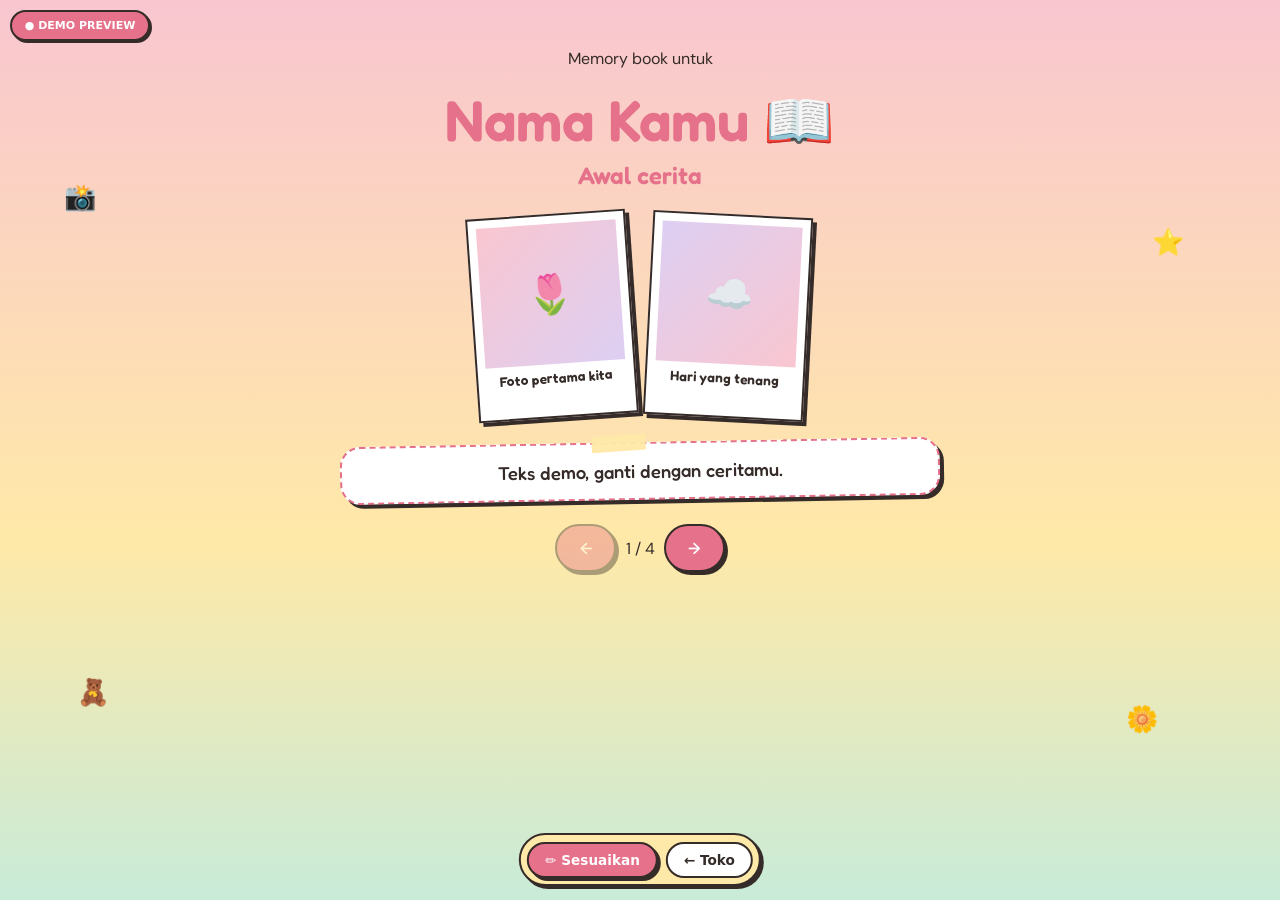
<file: demos/scrapbook/index.html>
<!DOCTYPE html><html lang="id"><head><meta charset="utf-8"><meta name="viewport" content="width=device-width,initial-scale=1"><title>Demo Memory Book | NARA STUDIO</title>
<link href="https://fonts.googleapis.com/css2?family=Fredoka:wght@500;600;700&family=DM+Sans&display=swap" rel="stylesheet"><link rel="stylesheet" href="../demo.css"></head>
<body><main><p>Memory book untuk</p><h1><span data-nara="to">Nama Kamu</span> 📖</h1><div id="pg" aria-live="polite"></div>
<div style="display:flex;gap:.6rem;justify-content:center;align-items:center"><button id="pv" aria-label="Halaman sebelumnya">←</button><span id="ct"></span><button id="nx" aria-label="Halaman berikutnya">→</button></div></main>
<span class="o" style="left:5%;top:20%">📸</span><span class="o" style="left:90%;top:25%;animation-delay:-1s">⭐</span><span class="o" style="left:6%;top:75%;animation-delay:-2s">🧸</span><span class="o" style="left:88%;top:78%;animation-delay:-.5s">🌼</span>
<script>const P=[["Awal cerita","🌷","Foto pertama kita","☁️","Hari yang tenang"],["Jalan-jalan","🍓","Es krim favorit","🎈","Tertawa tanpa alasan"],["Momen kecil","🎀","Kado kejutan","✨","Malam yang hangat"],["Sampai nanti","💌","Surat untukmu","🧸","Terima kasih ya"]],C=[["--pink","--lav"],["--butter","--peach"],["--mint","--sky"],["--lav","--pink"]];let i=0;const g=id=>document.getElementById(id);
function r(){const p=P[i];g("pg").innerHTML=`<h2>${p[0]}</h2><div class="pols"><div class="pol" style="--r:-4deg;--c1:var(${C[i][0]});--c2:var(${C[i][1]})"><i>${p[1]}</i>${p[2]}</div><div class="pol" style="--r:3deg;--c1:var(${C[i][1]});--c2:var(${C[i][0]})"><i>${p[3]}</i>${p[4]}</div></div><div class="note" style="--r:-1deg" ${i==3?'data-nara="msg"':""}>Teks demo, ganti dengan ceritamu.</div>`;g("ct").textContent=`${i+1} / ${P.length}`;g("pv").disabled=!i;g("nx").disabled=i==P.length-1;document.dispatchEvent(new Event("nara:update"))}
g("pv").onclick=()=>{i--;r()};g("nx").onclick=()=>{i++;r()};r()</script>
<script src="../nara-editor.js"></script></body></html>
</file>
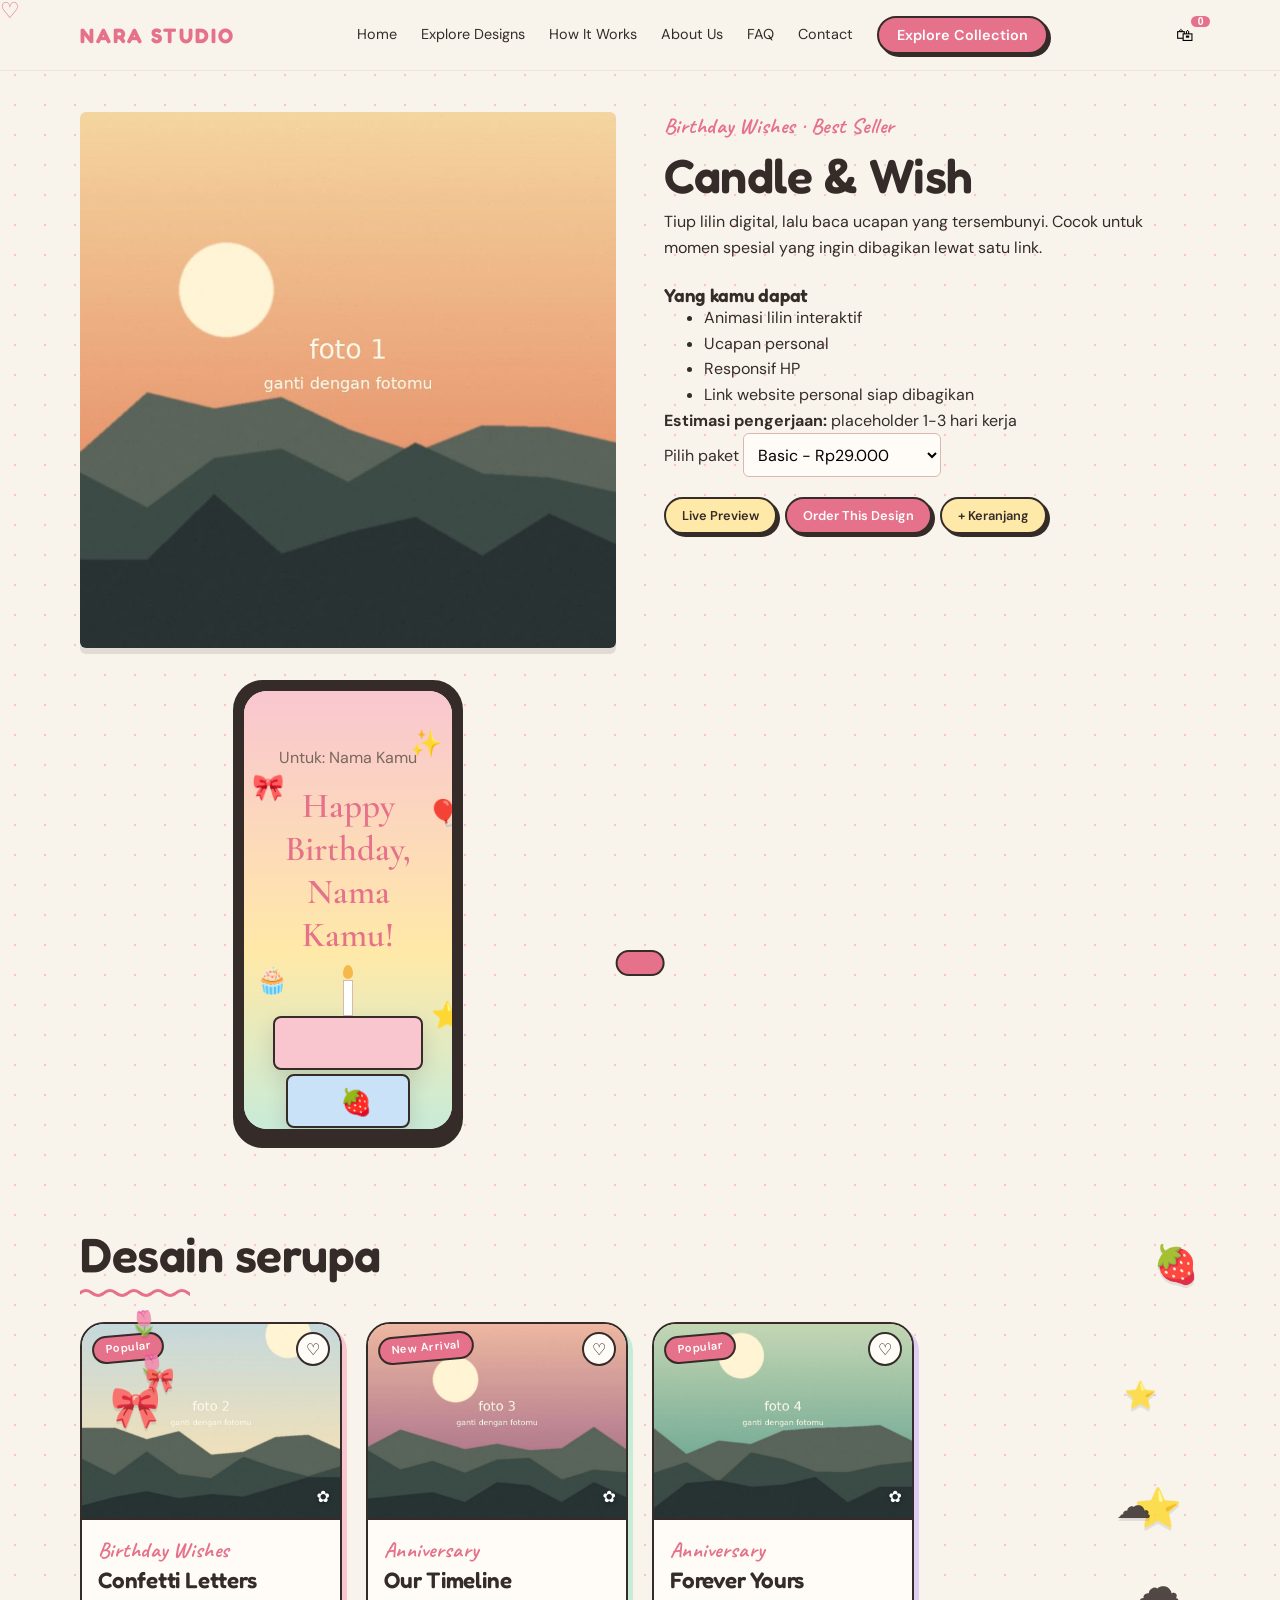
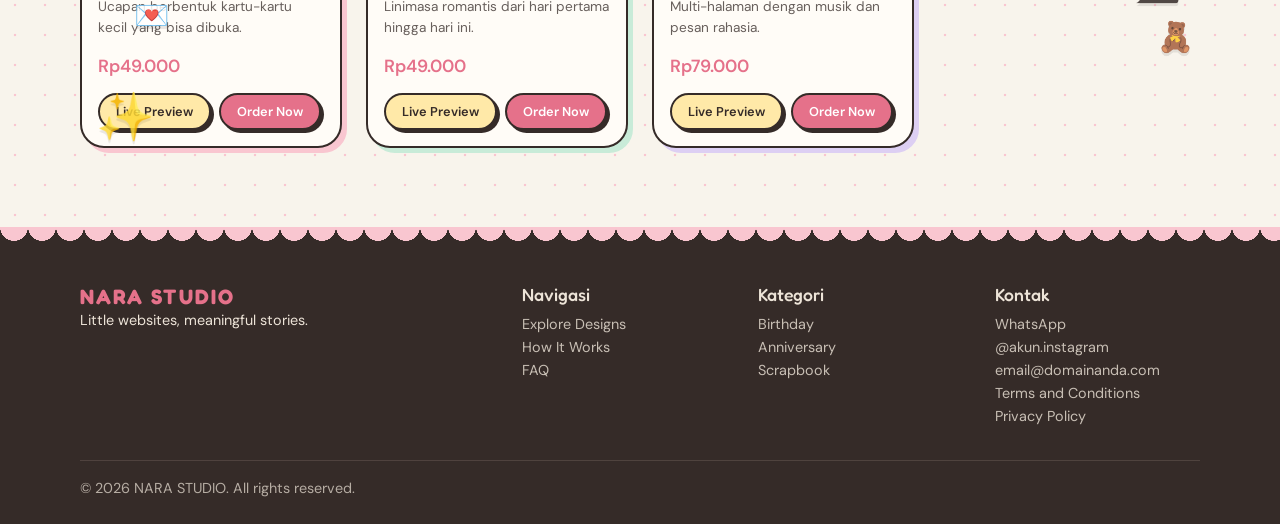
<file: products/product-detail.html>
<!DOCTYPE html><html lang="id"><head><meta charset="utf-8"><meta name="viewport" content="width=device-width,initial-scale=1">
<title>Detail Produk | NARA STUDIO</title><meta name="description" content="Website ucapan ulang tahun, anniversary, scrapbook, dan surat digital yang dipersonalisasi.">
<meta property="og:title" content="NARA STUDIO"><meta property="og:description" content="Little websites, meaningful stories."><link rel="preconnect" href="https://fonts.googleapis.com"><link href="https://fonts.googleapis.com/css2?family=Fredoka:wght@400;500;600;700&family=Caveat:wght@600&family=DM+Sans:wght@400;500&display=swap" rel="stylesheet"><link rel="stylesheet" href="../style.css"></head>
<body data-page="detail" data-root="../">
<div id="loader" aria-hidden="true">NAA</div><div id="cur" aria-hidden="true"></div>
<header data-solid="1"><nav class="wrap" aria-label="Utama"><a class="logo" href="../index.html#home" data-brand>NAA STUDIO</a>
<div class="links" id="links"><a href="../index.html#home">Home</a><a href="../index.html#catalog">Explore Designs</a><a href="../index.html#how">How It Works</a><a href="../index.html#about">About Us</a><a href="../index.html#faq">FAQ</a><a href="../index.html#contact">Contact</a><a class="btn solid" href="../index.html#catalog">Explore Collection</a></div>
<div style="display:flex;gap:1rem;align-items:center"><button class="cartbtn open" aria-label="Buka keranjang">🛍<b class="cc">0</b></button><button class="burger" aria-label="Menu" aria-expanded="false"><i></i><i></i></button></div></nav></header>
<main class="wrap"><div class="pd" id="pd"></div><section><h2>Desain serupa</h2><div class="grid" id="sim" style="margin-top:1.5rem"></div></section></main>
<footer><div class="wrap"><div><div class="logo" data-brand>NAA STUDIO</div><p>Little websites, meaningful stories.</p></div><div><h4>Navigasi</h4><a href="../index.html#catalog">Explore Designs</a><a href="../index.html#how">How It Works</a><a href="../index.html#faq">FAQ</a></div><div><h4>Kategori</h4><a href="../index.html#catalog">Birthday</a><a href="../index.html#catalog">Anniversary</a><a href="../index.html#catalog">Scrapbook</a></div><div><h4>Kontak</h4><a data-wa target="_blank" rel="noopener" href="#">WhatsApp</a><a data-ig href="#">@instagram</a><a data-mail href="#">email</a><a href="#">Terms and Conditions</a><a href="#">Privacy Policy</a></div><p class="cp">© 2026 <span data-brand>NAA STUDIO</span>. All rights reserved.</p></div></footer>
<aside id="drawer" aria-label="Keranjang"><div style="display:flex;justify-content:space-between"><h3>Keranjang</h3><button class="cartbtn" id="dc" aria-label="Tutup">✕</button></div><div id="dl"></div><p><strong>Total: <span id="dt">p0</span></strong></p><button class="btn solid" id="co">Pesan via WhatsApp</button></aside>
<div id="toast" role="status" aria-live="polite"></div><button id="top" aria-label="Kembali ke atas">↑</button>
<script src="../config.js"></script><script src="../script.js"></script>
</body></html>
</file>
<file: style.css>
:root{--cream:#F8F4EC;--beige:#EDE4D8;--rose:#D8B8B2;--brown:#79685C;--esp:#352B28;--off:#FFFCF7;
--serif:'Cormorant Garamond',Georgia,serif;--sans:'DM Sans',system-ui,sans-serif;--sh:0 10px 30px rgba(53,43,40,.1)}
*{box-sizing:border-box;margin:0}html{scroll-behavior:smooth}
body{font-family:var(--sans);background:var(--cream);color:var(--esp);line-height:1.6;opacity:0;transition:opacity .5s}
body.ready{opacity:1}img,svg{max-width:100%;display:block}a{color:inherit;text-decoration:none}
h1,h2,h3{font-family:var(--serif);font-weight:500;line-height:1.1}h2{font-size:clamp(2rem,4vw,3rem)}
.wrap{width:min(1120px,92%);margin:auto}section{padding:5rem 0}.eyebrow{font-size:.75rem;letter-spacing:.2em;text-transform:uppercase;color:var(--brown)}
.btn{display:inline-block;padding:.7rem 1.4rem;border:1px solid var(--esp);border-radius:99px;font:500 .9rem var(--sans);background:none;color:var(--esp);cursor:pointer;transition:.25s}
.btn.solid{background:var(--esp);color:var(--off)}.btn:hover{transform:translateY(-2px);box-shadow:var(--sh)}
:focus-visible{outline:2px solid var(--brown);outline-offset:3px}
#loader{position:fixed;inset:0;background:var(--cream);display:grid;place-items:center;z-index:99;font:600 1.6rem var(--serif);letter-spacing:.3em;transition:opacity .6s}#loader.off{opacity:0;pointer-events:none}
header{position:fixed;inset:0 0 auto;z-index:40;transition:.3s}header.solid{background:var(--cream);box-shadow:0 1px 0 var(--beige)}
nav{display:flex;align-items:center;justify-content:space-between;height:70px}.logo{font:600 1.3rem var(--serif);letter-spacing:.2em}
.links{display:flex;gap:1.5rem;align-items:center;font-size:.9rem}.links a:hover{color:var(--brown)}
.cartbtn{background:none;border:0;cursor:pointer;font-size:1.1rem;position:relative}.cartbtn b{position:absolute;top:-8px;right:-10px;background:var(--rose);border-radius:99px;font-size:.65rem;padding:0 .4rem}
.burger{display:none;background:none;border:0;width:30px;height:24px;position:relative;cursor:pointer}.burger i{position:absolute;left:0;width:100%;height:2px;background:var(--esp);transition:.3s}.burger i:nth-child(1){top:4px}.burger i:nth-child(2){top:18px}
.burger.open i:nth-child(1){top:11px;transform:rotate(45deg)}.burger.open i:nth-child(2){top:11px;transform:rotate(-45deg)}
.hero{min-height:100vh;display:grid;align-items:center;padding-top:90px;background:radial-gradient(circle at 80% 20%,var(--beige),transparent 60%)}
.hero .wrap{display:grid;grid-template-columns:1.1fr 1fr;gap:3rem;align-items:center}.hero h1{font-size:clamp(2.6rem,6vw,4.8rem);margin:1rem 0}
.hero p{color:var(--brown);max-width:30rem;margin-bottom:1.5rem}.hero .btn+.btn{margin-left:.6rem}.small{margin-top:2rem;font:italic 1rem var(--serif);color:var(--brown)}
.stage{position:relative;height:430px}.stage>*{position:absolute}.float{animation:fl 6s ease-in-out infinite}@keyframes fl{50%{transform:translateY(-10px) rotate(var(--r,0deg))}}
.laptop{left:0;top:40px;width:75%;aspect-ratio:16/10;background:var(--esp);border-radius:12px;padding:8px;box-shadow:var(--sh);--r:0deg}
.screen,.pscreen{width:100%;height:100%;border-radius:6px;background:linear-gradient(135deg,var(--rose),var(--beige));display:grid;place-items:center;font:italic 1.5rem var(--serif);text-align:center;padding:1rem}
.phone{right:0;top:110px;width:28%;aspect-ratio:9/18;background:var(--esp);border-radius:22px;padding:6px;box-shadow:var(--sh);--r:2deg;animation-delay:-2s}.phone .pscreen{border-radius:17px;font-size:1rem}
.pol{background:#fff;padding:8px 8px 26px;box-shadow:var(--sh);width:120px;--r:-6deg}.pol div{aspect-ratio:1;background:linear-gradient(45deg,var(--rose),var(--beige))}.pol.a{left:5%;bottom:0;transform:rotate(-6deg)}.pol.b{left:26%;bottom:-14px;transform:rotate(5deg);animation-delay:-3s}
.pol:before{content:"";position:absolute;top:-8px;left:35%;width:50px;height:16px;background:rgba(216,184,178,.8);transform:rotate(-4deg)}
.values{display:grid;grid-template-columns:repeat(5,1fr);gap:1rem;text-align:center}.values div{padding:1.2rem .5rem;border-top:1px solid var(--rose)}.values span{font-size:1.5rem;color:var(--rose)}.values h3{font-size:1.2rem;margin-top:.4rem}
.reveal{opacity:0;transform:translateY(24px);transition:.8s}.reveal.in{opacity:1;transform:none}
.cats{display:grid;grid-template-columns:repeat(auto-fill,minmax(230px,1fr));gap:1.2rem;margin-top:2rem}
.cat{background:var(--off);border-radius:6px;overflow:hidden;box-shadow:var(--sh);cursor:pointer;transition:.3s;text-align:left;border:0;font:inherit;color:inherit}.cat:hover{transform:translateY(-5px) rotate(-.5deg)}.cat div{padding:1rem}.cat h3{font-size:1.4rem}.cat p{font-size:.85rem;color:var(--brown)}.cat small{color:var(--brown)}
.tools{display:flex;flex-wrap:wrap;gap:.7rem;margin:2rem 0}.tools input,.tools select{padding:.6rem 1rem;border:1px solid var(--rose);border-radius:99px;background:var(--off);font:inherit;color:inherit}.tools input{flex:1;min-width:180px}
.grid{display:grid;grid-template-columns:repeat(auto-fill,minmax(250px,1fr));gap:1.5rem}
.card{background:var(--off);border-radius:6px;box-shadow:var(--sh);overflow:hidden;transition:.3s;position:relative}.card:hover{transform:translateY(-6px)}.card .th{position:relative;overflow:hidden}.card .th img{width:100%;aspect-ratio:4/3;object-fit:cover;transition:.5s}.card:hover .th img{transform:scale(1.05)}
.tag{position:absolute;top:10px;left:10px;background:var(--off);font-size:.7rem;padding:.2rem .7rem;border-radius:99px;letter-spacing:.05em}.heart{position:absolute;top:8px;right:10px;background:var(--off);border:0;border-radius:50%;width:34px;height:34px;cursor:pointer;font-size:1rem}.heart.on{color:#b5524a}
.card .bd{padding:1rem}.card h3{font-size:1.4rem;margin:.2rem 0}.card p{font-size:.85rem;color:var(--brown);margin-bottom:.8rem}.price{font-weight:600;margin-bottom:.8rem}.acts{display:flex;gap:.5rem}.acts .btn{padding:.5rem 1rem;font-size:.8rem}
.steps{display:grid;grid-template-columns:repeat(auto-fit,minmax(200px,1fr));gap:1.5rem;margin-top:2rem}.step{padding:1.5rem;background:var(--off);border-radius:6px;box-shadow:var(--sh)}.step b{font:500 3rem var(--serif);color:var(--rose)}
.paper{background:var(--beige)}.pk{display:grid;grid-template-columns:repeat(auto-fit,minmax(220px,1fr));gap:1.2rem;margin-top:2rem;align-items:stretch}
.pkg{background:var(--off);padding:1.6rem;border-radius:6px;box-shadow:var(--sh);display:flex;flex-direction:column}.pkg.feat{background:var(--esp);color:var(--off);transform:scale(1.04)}.pkg h3{font-size:1.8rem}.pkg .pr{font:600 1.6rem var(--serif);margin:.5rem 0}.pkg ul{list-style:none;padding:0;margin:1rem 0;flex:1;font-size:.9rem}.pkg li:before{content:"✦ ";color:var(--rose)}.pkg li{margin:.3rem 0}.pkg.feat .btn{color:var(--off);border-color:var(--off)}
.tm{max-width:620px;margin:2rem auto 0;text-align:center}.tcard{background:var(--off);padding:2rem;box-shadow:var(--sh);border-radius:6px}.tcard p{font:italic 1.4rem var(--serif)}.stars{color:#c99a5b}.demo{font-size:.75rem;color:var(--brown);margin-top:.5rem}.av{width:44px;height:44px;border-radius:50%;background:var(--rose);margin:0 auto .5rem}
.ctl{display:flex;gap:.5rem;justify-content:center;margin-top:1rem}
details{border-bottom:1px solid var(--rose);padding:1rem 0;max-width:760px;margin:auto}summary{cursor:pointer;font:500 1.3rem var(--serif);list-style:none}summary:after{content:"+";float:right}details[open] summary:after{content:"–"}details p{color:var(--brown);margin-top:.5rem}
.cf{display:grid;grid-template-columns:1fr 1fr;gap:3rem}form{display:grid;gap:.8rem}input,textarea{padding:.7rem 1rem;border:1px solid var(--rose);border-radius:6px;background:var(--off);font:inherit}
footer{background:var(--esp);color:var(--beige);padding:3rem 0 1.5rem;font-size:.9rem}footer .wrap{display:grid;grid-template-columns:2fr 1fr 1fr 1fr;gap:2rem}footer h4{font:500 1.1rem var(--serif);margin-bottom:.5rem}footer a{display:block;opacity:.8}footer .cp{grid-column:1/-1;border-top:1px solid #5a4d48;padding-top:1rem;opacity:.7}
#drawer{position:fixed;top:0;right:0;height:100%;width:min(380px,100%);background:var(--off);z-index:60;transform:translateX(100%);transition:.4s;padding:1.5rem;display:flex;flex-direction:column;box-shadow:var(--sh)}#drawer.open{transform:none}#dl{flex:1;overflow:auto}.ci{display:flex;justify-content:space-between;padding:.7rem 0;border-bottom:1px solid var(--beige);font-size:.9rem}
#toast{position:fixed;bottom:1.5rem;left:50%;transform:translate(-50%,100px);background:var(--esp);color:var(--off);padding:.7rem 1.4rem;border-radius:99px;z-index:90;transition:.4s}#toast.show{transform:translate(-50%,0)}
#top{position:fixed;bottom:1.5rem;right:1.5rem;width:42px;height:42px;border-radius:50%;border:0;background:var(--esp);color:#fff;cursor:pointer;opacity:0;pointer-events:none;transition:.3s;z-index:30}#top.show{opacity:1;pointer-events:auto}
#cur{position:fixed;width:18px;height:18px;border:1px solid var(--brown);border-radius:50%;pointer-events:none;z-index:98;transition:transform .15s;display:none}
.pd{display:grid;grid-template-columns:1fr 1fr;gap:3rem;padding-top:7rem}.pd select{padding:.6rem;border-radius:6px;border:1px solid var(--rose);background:var(--off);font:inherit}.mock{width:230px;aspect-ratio:9/18;margin:auto;background:var(--esp);border-radius:30px;padding:8px}.mock iframe{width:100%;height:100%;border:0;border-radius:23px;background:var(--cream)}
@media(max-width:820px){.burger{display:block}.links{position:fixed;inset:70px 0 auto;background:var(--cream);flex-direction:column;padding:1.5rem;transform:translateY(-130%);transition:.4s;box-shadow:var(--sh)}.links.open{transform:none}
.hero .wrap,.cf,.pd,footer .wrap{grid-template-columns:1fr}.values{grid-template-columns:1fr 1fr}.stage{height:360px}.pkg.feat{transform:none}section{padding:3.5rem 0}}
@media(prefers-reduced-motion:reduce){*{animation:none!important;transition:none!important}.reveal{opacity:1;transform:none}}

/* ================= CUTE THEME OVERRIDES ================= */
:root{--pink:#F9C6D0;--butter:#FFE9A8;--mint:#C8EBD8;--sky:#C9E2F8;--lav:#DDCFF3;--peach:#FFD2B3;--berry:#E5718A;
--serif:'Fredoka','Quicksand',system-ui,sans-serif;--hand:'Caveat',cursive;--sh:0 6px 0 rgba(53,43,40,.12)}
body{background:var(--cream) radial-gradient(var(--pink) 1.4px,transparent 1.6px) 0 0/30px 30px}
h1,h2,h3,summary{font-weight:600;letter-spacing:-.01em}.logo{font-weight:700;letter-spacing:.1em;color:var(--berry)}
.eyebrow{font:700 1.35rem var(--hand);letter-spacing:.02em;text-transform:none;color:var(--berry)}
.btn{border:2px solid var(--esp);box-shadow:3px 3px 0 var(--esp);background:var(--butter);font-weight:600}.btn.solid{background:var(--berry);color:#fff}
.btn:hover{transform:translate(-2px,-2px);box-shadow:5px 5px 0 var(--esp)}
main>section,.hero{position:relative;overflow:hidden}main>section .wrap{position:relative;z-index:2}
.orn{position:absolute;pointer-events:none;user-select:none;font-size:var(--s,26px);opacity:.85;animation:fl 5s ease-in-out infinite;z-index:1}
.hero{background:linear-gradient(160deg,var(--pink),var(--butter) 55%,var(--cream))}
#catalog{background:var(--butter)}#pricing{background:var(--lav)}#testimonials{background:var(--sky)}#contact{background:var(--pink)}
#catalog::before,#pricing::before,#testimonials::before,#contact::before,footer::before{content:"";position:absolute;top:-1px;left:0;right:0;height:14px;background:radial-gradient(circle 14px at 14px 0,var(--cream) 98%,transparent) 0 0/28px 14px repeat-x;z-index:1}
footer::before{background-image:radial-gradient(circle 14px at 14px 0,var(--pink) 98%,transparent)}footer{position:relative;margin-top:0}
.hero::after,#catalog::after,#pricing::after,#testimonials::after{content:"";position:absolute;bottom:-1px;left:0;right:0;height:14px;background:radial-gradient(circle 14px at 14px 14px,var(--cream) 98%,transparent) 0 0/28px 14px repeat-x;z-index:1}
.laptop .screen{background:linear-gradient(135deg,var(--pink),var(--lav))}.phone .pscreen{background:linear-gradient(160deg,var(--butter),var(--peach))}.laptop,.phone{border:3px solid var(--esp)}
.pol.a div{background:linear-gradient(45deg,var(--pink),var(--peach))}.pol.b div{background:linear-gradient(45deg,var(--mint),var(--sky))}.pol:before{background:rgba(255,233,168,.9)}
.badge{right:22%;top:-4px;width:92px;height:92px;border-radius:50%;background:var(--berry);color:#fff;display:grid;place-items:center;text-align:center;font:600 .8rem/1.2 var(--serif);border:3px dashed #fff;box-shadow:3px 3px 0 var(--esp);animation:spin 14s linear infinite}@keyframes spin{to{transform:rotate(360deg)}}
.small{font:600 1.6rem var(--hand);color:var(--berry)}.hero p{color:var(--esp)}
.values div{border:2px solid var(--esp);border-radius:22px;background:var(--off);box-shadow:4px 4px 0 var(--pink);transition:.3s}.values div:hover{transform:rotate(-2deg) translateY(-4px)}
.values div:nth-child(2){box-shadow:4px 4px 0 var(--mint)}.values div:nth-child(3){box-shadow:4px 4px 0 var(--butter)}.values div:nth-child(4){box-shadow:4px 4px 0 var(--sky)}.values div:nth-child(5){box-shadow:4px 4px 0 var(--lav)}
.values span{display:inline-grid;place-items:center;width:56px;height:56px;border-radius:50%;background:var(--pink);font-size:1.6rem}.values div:nth-child(2) span{background:var(--butter)}.values div:nth-child(3) span{background:var(--mint)}.values div:nth-child(4) span{background:var(--sky)}.values div:nth-child(5) span{background:var(--lav)}
.cat{border:2px solid var(--esp);border-radius:24px;box-shadow:5px 5px 0 var(--esp)}.cat img{border-bottom:2px solid var(--esp)}.cat:nth-child(odd){transform:rotate(-1deg)}.cat:nth-child(even){transform:rotate(1deg)}.cat:hover{transform:rotate(0) translateY(-6px)}
.cat:nth-child(7n+1) div{background:var(--pink)}.cat:nth-child(7n+2) div{background:var(--butter)}.cat:nth-child(7n+3) div{background:var(--mint)}.cat:nth-child(7n+4) div{background:var(--sky)}.cat:nth-child(7n+5) div{background:var(--lav)}.cat:nth-child(7n+6) div{background:var(--peach)}.cat:nth-child(7n) div{background:var(--off)}.cat p,.cat small{color:var(--esp)}
.tools input,.tools select,input,textarea{border:2px solid var(--esp);border-radius:18px}
.card{border:2px solid var(--esp);border-radius:24px;box-shadow:5px 5px 0 var(--pink)}.card:nth-child(3n+2){box-shadow:5px 5px 0 var(--mint)}.card:nth-child(3n){box-shadow:5px 5px 0 var(--lav)}.card:hover{transform:translateY(-6px) rotate(-1deg)}
.card .th{border-bottom:2px solid var(--esp)}.tag{background:var(--berry);color:#fff;border:2px solid var(--esp);font-weight:600;transform:rotate(-5deg)}.heart{border:2px solid var(--esp)}.card p{color:var(--esp);opacity:.75}.price{color:var(--berry);font-size:1.1rem}
.step{border:2px solid var(--esp);border-radius:24px;box-shadow:4px 4px 0 var(--esp)}.step:nth-child(1){background:var(--pink)}.step:nth-child(2){background:var(--butter)}.step:nth-child(3){background:var(--mint)}.step:nth-child(4){background:var(--sky)}
.step b{display:grid;place-items:center;width:56px;height:56px;border-radius:50%;background:#fff;border:2px solid var(--esp);font-size:1.5rem;color:var(--esp);margin-bottom:.5rem}
.pkg{border:2px solid var(--esp);border-radius:26px;box-shadow:5px 5px 0 var(--esp);position:relative}.pkg:nth-child(1){background:var(--mint)}.pkg:nth-child(3){background:var(--butter)}.pkg:nth-child(4){background:var(--sky)}.pkg.feat{background:var(--berry);color:#fff}
.pkg.feat:before{content:"most loved ♡";position:absolute;top:-14px;right:16px;background:var(--butter);color:var(--esp);border:2px solid var(--esp);border-radius:99px;padding:.1rem .8rem;font:600 .8rem var(--serif);transform:rotate(4deg)}.pkg li:before{content:"♡ ";color:var(--berry)}.pkg.feat li:before{color:var(--butter)}
.tcard{border:2px dashed var(--berry);border-radius:28px;background:#fff}.tcard p{font:500 1.2rem var(--serif)}.av{display:grid;place-items:center;background:var(--pink);font-size:1.4rem;border:2px solid var(--esp)}.av:after{content:"🧸"}
details{background:#fff;border:2px solid var(--esp);border-radius:20px;padding:.9rem 1.3rem;margin:.8rem auto;transition:.3s}details[open]{background:var(--butter)}summary{font-size:1.1rem}summary:after{background:var(--pink);border-radius:50%;width:26px;height:26px;text-align:center;line-height:24px;font-size:1rem}details p{color:var(--esp)}
#drawer{border-left:2px solid var(--esp);border-radius:24px 0 0 24px;background:var(--pink)}#toast{background:var(--berry);border:2px solid var(--esp)}#top{background:var(--berry);border:2px solid var(--esp)}
.cartbtn b{background:var(--berry);color:#fff}.links .btn{padding:.5rem 1.1rem}
#cur{border:0;width:auto;height:auto;font-size:22px;line-height:1}#cur:after{content:"♡";color:var(--berry)}
.mock{border:3px solid var(--esp)}footer{background:var(--esp);padding-top:3.5rem}
@media(max-width:820px){.orn:nth-child(n+7){display:none}.badge{right:4%}.links{background:var(--pink)}}

dialog#nm{border:2px solid var(--esp);border-radius:24px;background:var(--pink);padding:1.5rem;width:min(380px,92vw);box-shadow:6px 6px 0 var(--esp);font-family:var(--sans);color:var(--esp)}
dialog#nm::backdrop{background:rgba(53,43,40,.45)}dialog#nm input{width:100%;margin:.8rem 0 1rem}dialog#nm p{margin:.3rem 0}

/* ===== V3: lebih banyak ornamen & warna ===== */
.hl{background:linear-gradient(transparent 58%,var(--butter) 58%);color:var(--berry);padding:0 .12em;border-radius:6px}
h2:after{content:"";display:block;width:110px;height:10px;margin-top:.5rem;background:url("data:image/svg+xml,%3Csvg xmlns='http://www.w3.org/2000/svg' width='24' height='10'%3E%3Cpath d='M0 5Q6 0 12 5T24 5' fill='none' stroke='%23E5718A' stroke-width='3' stroke-linecap='round'/%3E%3C/svg%3E") repeat-x}
.tick{background:var(--berry);color:#fff;border-block:2px solid var(--esp);overflow:hidden;white-space:nowrap;padding:.55rem 0;font:600 1rem var(--serif);transform:rotate(-1.2deg);margin:.5rem -10px 1rem;position:relative;z-index:3}
.tick div{display:inline-block;animation:mq 30s linear infinite}@keyframes mq{to{transform:translateX(-50%)}}
#coba{background:var(--mint)}#coba::before,#coba::after{content:"";position:absolute;left:0;right:0;height:14px;z-index:1}
#coba::before{top:-1px;background:radial-gradient(circle 14px at 14px 0,var(--cream) 98%,transparent) 0 0/28px 14px repeat-x}#coba::after{bottom:-1px;background:radial-gradient(circle 14px at 14px 14px,var(--cream) 98%,transparent) 0 0/28px 14px repeat-x}
#coba h2:after{margin-inline:auto}
.laptop .screen{background:linear-gradient(rgba(249,198,208,.35),rgba(221,207,243,.35)),url(assets/images/foto1.jpg) center/cover;color:#fff;text-shadow:0 2px 8px rgba(53,43,40,.7)}
.phone .pscreen{background:linear-gradient(rgba(255,233,168,.3),rgba(255,210,179,.3)),url(assets/images/foto4.jpg) center/cover;color:#fff;text-shadow:0 2px 8px rgba(53,43,40,.7)}
.pol.a div{background:url(assets/images/foto2.jpg) center/cover}.pol.b div{background:url(assets/images/foto3.jpg) center/cover}
.cat img,.card .th img{filter:saturate(1.1)}.card .th:after{content:"✿";position:absolute;right:10px;bottom:8px;color:#fff;text-shadow:0 1px 4px rgba(0,0,0,.4)}
.orn{filter:drop-shadow(0 3px 0 rgba(53,43,40,.12))}
@media(max-width:820px){.orn:nth-child(n+8){display:none}}
</file>
<file: demos/demo.css>
:root{--pink:#F9C6D0;--butter:#FFE9A8;--mint:#C8EBD8;--sky:#C9E2F8;--lav:#DDCFF3;--peach:#FFD2B3;--berry:#E5718A;--esp:#352B28}
body{margin:0;font-family:'DM Sans',system-ui,sans-serif;color:var(--esp);text-align:center;min-height:100vh;background:linear-gradient(180deg,var(--pink),var(--butter) 60%,var(--mint)) fixed}
main{max-width:600px;margin:auto;padding:2rem 1rem 4rem}h1,h2{font-family:'Fredoka',sans-serif;font-weight:600;color:var(--berry);margin:.4rem 0}h1{font-size:clamp(2.1rem,8vw,3.6rem)}
.note{background:#fff;border:2px dashed var(--berry);border-radius:20px;padding:1rem 1.2rem;margin:1.5rem auto;position:relative;box-shadow:4px 4px 0 var(--esp);transform:rotate(var(--r,0deg));font:500 1.15rem 'Fredoka',sans-serif}
.note:before{content:"";position:absolute;top:-9px;left:42%;width:54px;height:16px;background:rgba(255,233,168,.95);transform:rotate(-3deg)}
.big{font:700 3.6rem 'Fredoka',sans-serif;color:var(--berry)}
button{padding:.7rem 1.4rem;border:2px solid var(--esp);border-radius:99px;background:var(--berry);color:#fff;font:600 1rem 'DM Sans',sans-serif;box-shadow:3px 3px 0 var(--esp);cursor:pointer}button:disabled{opacity:.4}
.pols{display:flex;gap:1rem;justify-content:center;flex-wrap:wrap;margin:1.5rem 0}.pol{background:#fff;padding:8px 8px 30px;width:140px;box-shadow:4px 4px 0 var(--esp);border:2px solid var(--esp);transform:rotate(var(--r,0deg));font:600 .85rem 'Fredoka',sans-serif;position:relative}
.pol i{display:block;aspect-ratio:1;background:linear-gradient(135deg,var(--c1,var(--pink)),var(--c2,var(--lav)));font:normal 2.4rem/1 serif;display:grid;place-items:center;margin-bottom:6px}
.o{position:fixed;font-size:26px;animation:bn 3s ease-in-out infinite;pointer-events:none}@keyframes bn{50%{transform:translateY(-12px) rotate(8deg)}}
</file>
<file: demos/langit/style.css>
/* ===== Warna & font (edit di sini) ===== */
:root {
  --malam: #070b1a; --indigo: #171c4a; --ungu: #6d4aa8; --emas: #f2c879; --emas2: #ffe3a3; --gading: #eceeff; --redup: #a9b0d6;
  --judul-font: "Italiana", Georgia, serif; --body-font: "Quicksand", "Helvetica Neue", Arial, sans-serif; --tulis-font: "Dancing Script", "Brush Script MT", cursive; --kata-font: "Parisienne", cursive;
}
* { box-sizing: border-box; margin: 0; }
html, body { height: 100%; }
body { background: radial-gradient(ellipse at 50% 120%, #2b2063 0, #0c1234 45%, #05070f 100%); color: var(--gading); font: 300 1rem/1.6 var(--body-font); overflow: hidden; }
button, textarea, input { font-family: inherit; }
button:focus-visible, input:focus-visible { outline: 2px solid var(--emas); outline-offset: 3px; }
#nebula { position: fixed; inset: -10%; background: radial-gradient(40% 30% at 20% 30%, rgba(109,74,168,.38), transparent), radial-gradient(35% 30% at 80% 70%, rgba(242,200,121,.12), transparent), radial-gradient(30% 25% at 70% 20%, rgba(70,90,200,.22), transparent); animation: geser 40s ease-in-out infinite alternate; }
@keyframes geser { to { transform: translate(3%, -4%) scale(1.12) rotate(4deg); } }
#langit { position: fixed; inset: 0; width: 100%; height: 100%; }
.kaca { background: rgba(20,26,64,.55); backdrop-filter: blur(12px); -webkit-backdrop-filter: blur(12px); border: 1px solid rgba(242,200,121,.28); border-radius: 18px; box-shadow: 0 20px 50px rgba(0,0,0,.4); }
.kecil { font-size: .78rem; letter-spacing: .18em; text-transform: uppercase; color: var(--redup); }
.judul { font: 400 clamp(2.4rem, 9vw, 4.4rem)/1.1 var(--judul-font); background: linear-gradient(180deg, #fff6d8, var(--emas) 62%, #c9964a); -webkit-background-clip: text; background-clip: text; color: transparent; filter: drop-shadow(0 0 18px rgba(242,200,121,.35)); }
.judul.kecilj { font-size: clamp(1.8rem, 6vw, 2.8rem); }
.tbl { font: 500 1rem var(--body-font); letter-spacing: .12em; color: var(--malam); background: linear-gradient(180deg, #ffe9b3, var(--emas)); border: 0; border-radius: 30px; padding: 12px 28px; cursor: pointer; box-shadow: 0 0 24px rgba(242,200,121,.45); transition: transform .2s, box-shadow .2s; }
.tbl:hover { transform: translateY(-2px); box-shadow: 0 0 34px rgba(242,200,121,.7); }

/* ===== Adegan ===== */
.adegan { position: fixed; inset: 0; z-index: 2; display: flex; flex-direction: column; align-items: center; gap: 16px; padding: 64px 20px 120px; text-align: center; overflow-y: auto; scrollbar-width: none; opacity: 0; pointer-events: none; filter: blur(14px); transform: scale(1.12); transition: opacity 1.1s, filter 1.1s, transform 1.4s cubic-bezier(.2,.7,.2,1); }
.adegan::-webkit-scrollbar { display: none; }
.adegan::before, .adegan::after { content: ""; margin: auto; }
.adegan.aktif { opacity: 1; pointer-events: auto; filter: none; transform: none; }
.m { opacity: 0; }
.aktif .m { animation: muncul 1.1s ease both; animation-delay: calc(.55s + var(--i, 0) * .22s); }
@keyframes muncul { from { opacity: 0; filter: blur(10px); translate: 0 18px; } to { opacity: 1; filter: none; translate: 0 0; } }

/* gerbang */
#tahan { position: relative; width: 132px; height: 132px; margin: 10px 0; border: 0; background: radial-gradient(circle, rgba(242,200,121,.18), transparent 70%); border-radius: 50%; cursor: pointer; color: var(--emas2); font: 400 1.3rem var(--judul-font); letter-spacing: .1em; touch-action: none; user-select: none; animation-name: muncul, napas; animation-duration: 1.1s, 3s; animation-iteration-count: 1, infinite; animation-delay: calc(.55s + 2 * .22s), 2s; animation-fill-mode: both, none; }
@keyframes napas { 50% { scale: 1.07; } }
#tahan svg { position: absolute; inset: 0; rotate: -90deg; } #tahan span { position: relative; }
.dasar { fill: none; stroke: rgba(242,200,121,.25); stroke-width: 2; }
.isi { fill: none; stroke: var(--emas2); stroke-width: 3; stroke-linecap: round; stroke-dasharray: 339.3; stroke-dashoffset: 339.3; filter: drop-shadow(0 0 6px var(--emas)); }
#petunjuk.gagal { color: var(--emas2); animation: getar .4s; } @keyframes getar { 25% { translate: -5px; } 75% { translate: 5px; } }

/* prolog */
#prolog { max-width: 560px; }
#prolog p { font: 400 clamp(1.5rem, 5.5vw, 2.2rem)/1.5 var(--judul-font); margin: 14px 0; opacity: 0; filter: blur(10px); translate: 0 14px; transition: 2s ease; }
#prolog p.tampil { opacity: 1; filter: none; translate: 0 0; }

/* rasi bintang */
.peta { position: relative; width: min(520px, 92vw); height: min(50vh, 420px); }
#garis { position: absolute; inset: 0; width: 100%; height: 100%; overflow: visible; }
#garis path { fill: none; stroke: var(--emas); stroke-width: 1.6; vector-effect: non-scaling-stroke; opacity: 0; transition: opacity 1.4s; filter: drop-shadow(0 0 4px var(--emas)); }
#garis path.on { opacity: .85; } #garis .isi-hati { fill: rgba(242,200,121,.16); stroke: none; }
.bs { position: absolute; width: 56px; height: 56px; margin: -28px 0 0 -28px; border: 0; border-radius: 50%; cursor: pointer; background: radial-gradient(circle, #fff 0 10%, rgba(255,227,163,.95) 11% 18%, rgba(242,200,121,.28) 19% 42%, transparent 44%); animation: kedip 2.2s ease-in-out infinite; }
.bs:nth-child(odd) { animation-delay: .7s; } .bs.ketemu { animation: none; scale: 1.25; filter: drop-shadow(0 0 10px var(--emas)); }
@keyframes kedip { 50% { scale: .7; opacity: .55; } }
.bs small { position: absolute; top: 100%; left: 50%; translate: -50% -6px; white-space: nowrap; font: 400 .65rem var(--body-font); letter-spacing: .12em; color: var(--emas2); opacity: 0; transition: opacity .8s; } .bs.ketemu small { opacity: .85; }

/* bulan */
.bulan { position: relative; width: min(150px, 38vw); aspect-ratio: 1; border-radius: 50%; overflow: hidden; background: radial-gradient(circle at 35% 35%, #fff7dc, #e9d9a8 60%, #cdb77a); box-shadow: 0 0 60px rgba(255,227,163,.45), 0 0 120px rgba(255,227,163,.18); outline: 1px solid rgba(255,227,163,.25); }
.bulan.besar { width: min(200px, 48vw); animation: napas 5s ease-in-out infinite; }
.bayang { position: absolute; inset: 0; border-radius: 50%; background: #0b1030; transform: translateX(var(--s, 0%)); }
.nama-fase { font: 400 1.9rem var(--judul-font); color: var(--emas2); } .teks-fase { max-width: 440px; min-height: 4.8em; margin-top: 6px; font: 500 1.5rem/1.35 var(--tulis-font); transition: opacity .35s; }
input[type=range] { -webkit-appearance: none; appearance: none; width: min(380px, 84vw); height: 30px; background: transparent; cursor: pointer; }
input[type=range]::-webkit-slider-runnable-track { height: 3px; border-radius: 3px; background: linear-gradient(90deg, rgba(242,200,121,.2), var(--emas), rgba(242,200,121,.2)); }
input[type=range]::-moz-range-track { height: 3px; border-radius: 3px; background: linear-gradient(90deg, rgba(242,200,121,.2), var(--emas), rgba(242,200,121,.2)); }
input[type=range]::-webkit-slider-thumb { -webkit-appearance: none; width: 24px; height: 24px; margin-top: -10px; border-radius: 50%; background: radial-gradient(circle, #fff 0 25%, var(--emas2) 26%); box-shadow: 0 0 16px var(--emas); border: 0; }
input[type=range]::-moz-range-thumb { width: 24px; height: 24px; border-radius: 50%; background: var(--emas2); box-shadow: 0 0 16px var(--emas); border: 0; }

/* harapan */
#harap { width: min(420px, 90vw); padding: 14px 18px; color: var(--gading); font: 500 1.5rem/1.3 var(--tulis-font); resize: none; text-align: center; }
#harap::placeholder { color: var(--redup); opacity: .7; } #harap:focus { outline: 2px solid var(--emas); }
.lentera { position: fixed; z-index: 30; left: 50%; bottom: 32%; max-width: 70vw; padding: 10px 16px; translate: -50% 0; text-align: center; font: 500 1.3rem/1.2 var(--tulis-font); color: #3a2a10; border-radius: 40% 40% 30% 30%; background: radial-gradient(circle at 50% 80%, #fff2c6, var(--emas) 70%); box-shadow: 0 0 40px 10px rgba(242,200,121,.55); pointer-events: none; animation: terbang 7s ease-in forwards; }
@keyframes terbang { to { translate: calc(-50% + var(--dx)) -85vh; opacity: 0; scale: .5; } }

/* surat */
#surat { width: min(600px, 92vw); max-height: 66vh; overflow-y: auto; padding: 32px 28px; text-align: left; scrollbar-width: thin; scrollbar-color: rgba(242,200,121,.4) transparent; }
#surat .par { font: 500 clamp(1.4rem, 4.8vw, 1.7rem)/1.6 var(--tulis-font); margin-bottom: 18px; opacity: 0; filter: blur(8px); translate: 0 12px; transition: 1.8s ease; }
#surat .par.tampil { opacity: 1; filter: none; translate: 0 0; } #surat .par:last-child { text-align: right; color: var(--emas2); margin-bottom: 0; }

/* terima kasih */
.awan { position: relative; width: min(560px, 92vw); height: min(44vh, 320px); }
.kata { position: absolute; border: 0; background: none; cursor: pointer; color: var(--emas2); font: 400 clamp(1.8rem, 6vw, 2.6rem) var(--kata-font); text-shadow: 0 0 16px rgba(242,200,121,.6); animation: melayang var(--d) ease-in-out infinite alternate; }
@keyframes melayang { from { translate: 0 -12px; } to { translate: 8px 14px; } }
.kata.pecah { animation: pecah .8s ease forwards; pointer-events: none; } @keyframes pecah { to { scale: 2.2; opacity: 0; filter: blur(8px); } }
.pesan-terima { min-height: 3.2em; max-width: 440px; font: 500 1.5rem/1.35 var(--tulis-font); transition: opacity .4s; }

/* penutup */
.kalimat { max-width: 460px; font: 400 clamp(1.2rem, 4vw, 1.5rem)/1.6 var(--judul-font); color: var(--redup); }
.judul.akhir { font-size: clamp(2.6rem, 11vw, 5rem); }

/* ===== Kontrol ===== */
.bt { width: 46px; height: 46px; border-radius: 50%; border: 1px solid rgba(242,200,121,.4); background: rgba(20,26,64,.6); backdrop-filter: blur(8px); color: var(--emas2); font-size: 1.6rem; line-height: 1; padding-bottom: 4px; cursor: pointer; transition: box-shadow .3s, opacity .3s; }
.bt:hover:not(:disabled) { box-shadow: 0 0 18px rgba(242,200,121,.55); } .bt:disabled { opacity: .25; cursor: default; }
.bt.siap { animation: denyut 1.6s ease-in-out infinite; } @keyframes denyut { 50% { box-shadow: 0 0 22px 4px rgba(242,200,121,.65); } }
#nav { position: fixed; z-index: 20; bottom: max(18px, env(safe-area-inset-bottom)); left: 0; right: 0; display: flex; justify-content: center; align-items: center; gap: 18px; opacity: 0; pointer-events: none; transition: opacity 1s; } #nav.tampil { opacity: 1; pointer-events: auto; }
#titik { display: flex; gap: 8px; } #titik i { width: 7px; height: 7px; border-radius: 50%; background: rgba(169,176,214,.35); transition: .5s; } #titik i.on { background: var(--emas2); box-shadow: 0 0 10px var(--emas); scale: 1.4; }
#syarat { position: fixed; z-index: 20; bottom: calc(max(18px, env(safe-area-inset-bottom)) + 60px); left: 0; right: 0; text-align: center; font-size: .75rem; letter-spacing: .14em; text-transform: uppercase; color: var(--redup); pointer-events: none; transition: opacity .6s; }
#lewati { position: fixed; z-index: 21; bottom: max(26px, env(safe-area-inset-bottom)); right: 18px; background: none; border: 0; color: var(--redup); font-size: .8rem; letter-spacing: .1em; cursor: pointer; text-decoration: underline dotted; } #lewati[hidden] { display: none; }
#musik { position: fixed; z-index: 25; top: max(14px, env(safe-area-inset-top)); right: 14px; width: auto; padding: 0 16px 0; display: flex; align-items: center; gap: 8px; } #musik[hidden] { display: none; }
.not { font-size: 1.2rem; } .bars { display: flex; align-items: flex-end; gap: 3px; height: 16px; } .bars i { width: 3px; height: 4px; background: var(--emas2); border-radius: 2px; }
#musik.jalan .bars i { animation: gel .9s ease-in-out infinite; } #musik.jalan .bars i:nth-child(2) { animation-delay: .2s; } #musik.jalan .bars i:nth-child(3) { animation-delay: .4s; } #musik.jalan .bars i:nth-child(4) { animation-delay: .1s; } @keyframes gel { 50% { height: 16px; } }

/* ===== Kartu kenangan ===== */
#mem { position: fixed; inset: 0; z-index: 40; display: grid; place-items: center; padding: 18px; background: rgba(5,7,15,.6); opacity: 0; pointer-events: none; transition: opacity .5s; }
#mem.tampil { opacity: 1; pointer-events: auto; }
#mem .kaca { position: relative; width: min(400px, 100%); max-height: 90vh; overflow-y: auto; padding: 14px 14px 22px; text-align: center; scale: .85; transition: scale .6s cubic-bezier(.3,1.4,.5,1); } #mem.tampil .kaca { scale: 1; }
#mem .foto { aspect-ratio: 4/3; border-radius: 12px; overflow: hidden; background: #171c4a; margin-bottom: 14px; }
#mem .foto img { width: 100%; height: 100%; object-fit: cover; display: block; }
#mem .foto.kosong { display: grid; place-items: center; font: 500 1.2rem var(--tulis-font); color: var(--redup); }
#mem h3 { font: 400 1.9rem/1.2 var(--judul-font); color: var(--emas2); margin: 4px 0 8px; } #mem #memTeks { font: 500 1.4rem/1.4 var(--tulis-font); padding: 0 10px; }
#mem .x { position: absolute; top: 8px; right: 8px; z-index: 2; width: 34px; height: 34px; border: 0; border-radius: 50%; background: rgba(5,7,15,.55); color: var(--gading); font-size: 1.4rem; cursor: pointer; }

@media (prefers-reduced-motion: reduce) { *, *::before, *::after { animation-duration: .01s !important; animation-iteration-count: 1 !important; transition-duration: .01s !important; } .m { opacity: 1; } }
</file>
<file: demos/memories/style.css>
/* ===== Warna & font (edit di sini) ===== */
:root {
  --kayu: #3b2414; --gabus: #c99a63; --kraft: #d9bb8c; --koran: #efe9db; --tinta: #1f1b16;
  --merah: #e63946; --kuning: #f4d35e; --biru: #2b59c3; --pink: #f08bb0;
  --mesin: "Special Elite", "Courier New", monospace; --tangan: "Reenie Beanie", "Comic Sans MS", cursive;
  --tebal: "Abril Fatface", Georgia, serif; --blok: "Bungee", Impact, sans-serif;
  --serat: url("data:image/svg+xml,%3Csvg xmlns='http://www.w3.org/2000/svg' width='220' height='220'%3E%3Cfilter id='n'%3E%3CfeTurbulence type='fractalNoise' baseFrequency='.75' numOctaves='3'/%3E%3CfeColorMatrix values='0 0 0 0 .3 0 0 0 0 .2 0 0 0 0 .1 0 0 0 .22 0'/%3E%3C/filter%3E%3Crect width='100%25' height='100%25' filter='url(%23n)'/%3E%3C/svg%3E");
}
* { box-sizing: border-box; margin: 0; }
html, body { height: 100%; }
body { background: var(--kayu); font-family: var(--mesin); color: var(--tinta); overflow: hidden; overscroll-behavior: none; }
button { font-family: inherit; cursor: pointer; }
button:focus-visible { outline: 3px solid var(--biru); outline-offset: 2px; }
.kecil { font-size: 11px; letter-spacing: .14em; text-transform: uppercase; opacity: .75; }
.tulis { font: 400 30px/28px var(--tangan); }

/* ===== Papan gabus ===== */
#layar { position: fixed; inset: 0; overflow: hidden; cursor: grab; touch-action: none; background: var(--kayu) var(--serat); }
#layar.stiker { cursor: crosshair; }
#papan { position: absolute; left: 0; top: 0; width: 3000px; height: 2000px; transform-origin: 0 0; border-radius: 12px; will-change: transform;
  background-color: var(--gabus);
  background-image: var(--serat), radial-gradient(#8f5f2f 1px, transparent 1.6px), radial-gradient(#e6bd8a 1.2px, transparent 1.8px), radial-gradient(ellipse at 50% 50%, rgba(255,255,255,.1), rgba(0,0,0,.2));
  background-size: 220px 220px, 9px 11px, 13px 9px, 100% 100%; background-position: 0 0, 0 0, 4px 5px, 0 0;
  box-shadow: 0 0 0 20px #6b4426, 0 0 0 30px #2f1b0e, 0 40px 90px rgba(0,0,0,.65); }
#papan.terbang { transition: transform 1.7s cubic-bezier(.65,0,.25,1); }
#tali { position: absolute; inset: 0; z-index: 1; pointer-events: none; overflow: visible; }
#tali path { fill: none; stroke-linecap: round; stroke-dasharray: 1; stroke-dashoffset: 1; animation: tarik 1.6s ease forwards; animation-delay: var(--d, 0s); }
#tali .bayang { stroke: rgba(0,0,0,.28); stroke-width: 5; transform: translate(3px, 5px); } #tali .benang { stroke: #c0392b; stroke-width: 4; }
@keyframes tarik { to { stroke-dashoffset: 0; } }

/* ===== Barang tempel ===== */
.item { position: absolute; z-index: 2; transform: rotate(var(--r, 0deg)); filter: drop-shadow(0 8px 8px rgba(0,0,0,.35)); cursor: grab; touch-action: none; user-select: none; -webkit-user-select: none; transition: scale .25s, filter .25s; }
.item.angkat { scale: 1.05; filter: drop-shadow(0 22px 20px rgba(0,0,0,.4)); cursor: grabbing; }
.pin { position: absolute; z-index: 6; top: -6px; left: 50%; width: 18px; height: 18px; margin-left: -9px; border-radius: 50%; background: radial-gradient(circle at 35% 30%, #ff9a90, #c0392b 60%, #7a1e14); box-shadow: 0 3px 4px rgba(0,0,0,.5); }
.washi { position: absolute; z-index: 5; width: 110px; height: 28px; top: -14px; left: 40px; transform: rotate(-4deg); background: repeating-linear-gradient(45deg, rgba(244,211,94,.85) 0 9px, rgba(255,255,255,.8) 9px 18px); box-shadow: 0 1px 3px rgba(0,0,0,.2); clip-path: polygon(0 0,3% 25%,0 50%,3% 75%,0 100%,100% 100%,97% 75%,100% 50%,97% 25%,100% 0); }
.washi.w1 { left: auto; right: 30px; transform: rotate(5deg); background: repeating-linear-gradient(45deg, rgba(240,139,176,.85) 0 9px, rgba(255,255,255,.8) 9px 18px); } .washi.w2 { left: auto; right: 60px; }
.klip { position: absolute; z-index: 5; top: -22px; right: 34px; width: 16px; height: 50px; border: 3px solid #8d8d95; border-radius: 10px; transform: rotate(8deg); }
.klip::after { content: ""; position: absolute; left: 2px; top: 11px; width: 6px; height: 32px; border: 3px solid #8d8d95; border-radius: 6px; }
.foto { aspect-ratio: 1; background: #d8c7a0; overflow: hidden; }
.foto img { width: 100%; height: 100%; object-fit: cover; display: block; pointer-events: none; -webkit-user-drag: none; filter: sepia(.2) saturate(.95); }
.foto.kosong { display: grid; place-items: center; padding: 8px; text-align: center; background: repeating-linear-gradient(45deg, #d8c7a0 0 10px, #e6d8b6 10px 20px); }
.foto.kosong::after { content: "taruh foto di\A " attr(data-nama); white-space: pre; font: 24px/1 var(--tangan); }

/* tulisan potongan majalah */
.ransom { display: flex; flex-wrap: wrap; justify-content: center; gap: 0 2px; font-size: 44px; line-height: 1; margin: 8px 0; }
.ransom span { display: inline-block; padding: .06em .2em; margin-bottom: 4px; box-shadow: 1px 3px 4px rgba(0,0,0,.3); }
.ransom .spasi { width: .5em; padding: 0; box-shadow: none; }

/* 1 judul */
.judul-kartu { width: 520px; height: 350px; padding: 38px 30px; text-align: center; background: var(--kraft) var(--serat); outline: 3px dashed rgba(31,27,22,.35); outline-offset: -12px; }
.judul-kartu .ketik { font-size: 12px; letter-spacing: .24em; text-transform: uppercase; } .judul-kartu .besar { font-size: 24px; margin-top: 12px; letter-spacing: .06em; text-transform: none; }
.judul-kartu .ransom { font-size: 50px; } .tgl { color: var(--merah); font-size: 38px; margin-top: 8px; }
/* 2 intro */
.kartu-intro { width: 440px; height: 320px; padding: 46px 28px 16px; background: #fffef8 repeating-linear-gradient(transparent 0 27px, rgba(43,89,195,.28) 27px 28px); border-top: 8px solid var(--merah); overflow: hidden; }
.kartu-intro .tulis { font-size: 32px; } .kartu-intro b { color: var(--merah); }
/* 3 polaroid */
.pl { width: 220px; height: 276px; perspective: 900px; }
.pl-in { position: absolute; inset: 0; transform-style: preserve-3d; transition: transform .8s cubic-bezier(.4,1.4,.5,1); }
.pl.balik .pl-in { transform: rotateY(180deg); }
.muka, .punggung { position: absolute; inset: 0; backface-visibility: hidden; -webkit-backface-visibility: hidden; padding: 12px 12px 8px; background: #fff; }
.punggung { transform: rotateY(180deg); display: grid; place-items: center; text-align: center; padding: 22px; background: #fbf3d9 repeating-linear-gradient(transparent 0 27px, rgba(43,89,195,.2) 27px 28px); }
figcaption { margin-top: 6px; text-align: center; font: 28px/1 var(--tangan); } figcaption small { display: block; font: 10px var(--mesin); letter-spacing: .12em; opacity: .6; }
/* 4 koran */
.koran { width: 480px; padding: 16px 22px 22px; background: var(--koran) var(--serat); font-size: 12px; line-height: 1.4; }
.kepala { font: 40px/1 var(--tebal); text-align: center; border-bottom: 4px double var(--tinta); padding-bottom: 6px; }
.garis-k { text-align: center; font-size: 10px; letter-spacing: .12em; text-transform: uppercase; padding: 4px 0 8px; }
.koran h3 { font: 34px/.95 var(--tebal); text-transform: uppercase; margin-bottom: 10px; }
.kolom { column-count: 2; column-gap: 18px; } .kolom .foto { aspect-ratio: 4/3; margin-bottom: 8px; filter: grayscale(1) contrast(1.1); break-inside: avoid; } .kolom p { margin-bottom: 8px; }
/* 5 strip & tiket */
.strip { width: 156px; padding: 12px 12px 14px; background: #fff; text-align: center; }
.bingkai { display: grid; gap: 8px; } .strip .foto { background: #e9e4d6; }
.strip .foto img { opacity: 0; filter: blur(8px) sepia(1); transition: opacity 1.2s ease, filter 1.6s ease; transition-delay: calc(var(--k) * .5s + .4s); }
.strip.hidup .foto img { opacity: 1; filter: grayscale(.35) sepia(.3); }
.jepret { margin-top: 12px; padding: 8px 14px; border: 3px solid var(--tinta); border-radius: 30px; background: var(--merah); color: #fff; font: 14px var(--blok); box-shadow: 3px 3px 0 var(--tinta); animation: denyut 1.4s ease-in-out infinite; } .strip.hidup .jepret { animation: none; }
@keyframes denyut { 50% { scale: 1.1; } }
.tiket { width: 270px; display: grid; gap: 8px; }
.tiket div { padding: 12px 22px; background: var(--kuning); font-size: 12px; line-height: 1.5; -webkit-mask: radial-gradient(circle 10px at 0 50%, #0000 98%, #000) left / 51% 100% no-repeat, radial-gradient(circle 10px at 100% 50%, #0000 98%, #000) right / 51% 100% no-repeat; mask: radial-gradient(circle 10px at 0 50%, #0000 98%, #000) left / 51% 100% no-repeat, radial-gradient(circle 10px at 100% 50%, #0000 98%, #000) right / 51% 100% no-repeat; }
.tiket .t2 { background: #8fb4f0; margin-left: 24px; } .tiket b { display: block; font: 18px var(--blok); } .tiket span { opacity: .75; }
/* 6 kaset */
.kaset { width: 390px; padding: 18px 18px 12px; background: #2b2b2e; border-radius: 14px; color: #d8d2c4; }
.label-kaset { padding: 8px 14px 14px; background: #f4ead2; border-radius: 8px; color: var(--tinta); } .label-kaset .tulis { font-size: 34px; margin-bottom: 6px; border-bottom: 2px solid var(--merah); }
.jendela { display: flex; justify-content: space-around; padding: 12px; background: #17171a; border-radius: 40px; }
.reel { width: 62px; height: 62px; border-radius: 50%; background: radial-gradient(circle, #f4ead2 0 20%, #333 21% 26%, transparent 27%), repeating-conic-gradient(#ddd 0 20deg, #555 20deg 40deg); } .kaset.jalan .reel { animation: putar 2.2s linear infinite; } @keyframes putar { to { rotate: 360deg; } }
.kaset .kecil { text-align: center; margin-top: 10px; color: #d8d2c4; }
/* 7 peta */
.peta { width: 520px; height: 380px; border: 8px solid #fff; box-shadow: 0 0 0 1px #0002; }
.peta svg { display: block; } .titik circle { fill: var(--merah); stroke: #fff; stroke-width: 3; } .nama text { font-family: var(--tangan); fill: var(--tinta); } .kecil-peta { font: 10px var(--mesin); fill: #6b5a3e; }
#mkp { stroke-dasharray: 100; stroke-dashoffset: 100; transition: stroke-dashoffset 3.6s ease; } .peta.hidup #mkp { stroke-dashoffset: 0; }
/* 8 nota */
.nota { width: 176px; height: 176px; padding: 30px 16px 12px; background: var(--w); box-shadow: inset 0 -14px 14px -14px rgba(0,0,0,.25); }
.nota .tulis { font-size: 34px; line-height: 28px; }
/* 9 amplop */
.amplop { width: 350px; height: 236px; background: #d8b98a var(--serat); text-align: center; }
.amplop::before { content: ""; position: absolute; inset: 0; background: #c9a671; clip-path: polygon(0 0, 100% 0, 50% 60%); }
.amplop::after { content: ""; position: absolute; inset: 0; background: #cfae7b; clip-path: polygon(0 100%, 50% 42%, 100% 100%); }
.segel { position: absolute; z-index: 4; left: 50%; top: 52%; width: 62px; height: 62px; margin: -31px 0 0 -31px; border-radius: 50%; display: grid; place-items: center; color: #ffd3d3; font-size: 28px; background: radial-gradient(circle at 35% 30%, #ff6b6b, #b8242f); box-shadow: 0 4px 8px rgba(0,0,0,.4); }
.amplop .tulis { position: absolute; z-index: 3; left: 0; right: 0; bottom: 28px; font-size: 38px; } .amplop .kecil { position: absolute; z-index: 3; left: 0; right: 0; bottom: 8px; }
/* 10 terima kasih */
.terima { width: 700px; padding: 26px 30px 24px; text-align: center; background: #fffef8 var(--serat); } .terima .ransom { font-size: 54px; } .terima .tulis { font-size: 34px; }
/* 11 akhir */
.akhir { width: 450px; height: 420px; padding: 40px 34px 20px 92px; background: #fffef8 repeating-linear-gradient(transparent 0 33px, rgba(43,89,195,.25) 33px 34px); border-left: 2px solid var(--merah); }
.akhir .bunga { position: absolute; left: 16px; top: 36px; width: 56px; height: 112px; }
.akhir .kalimat { font-size: 34px; line-height: 34px; } .selesai { margin-top: 14px; font: 64px/.9 var(--tangan); color: var(--merah); transform: rotate(-3deg); }
.cap { position: absolute; right: 26px; bottom: 54px; padding: 8px 14px; border: 4px double var(--merah); color: var(--merah); font: 22px var(--blok); transform: rotate(-14deg); opacity: .85; }
.ulang { position: absolute; left: 92px; bottom: 16px; padding: 4px 12px; border: 2px solid var(--tinta); background: var(--kuning); font: 12px var(--mesin); box-shadow: 2px 2px 0 var(--tinta); }
/* hiasan */
.hias { filter: drop-shadow(2px 0 #fff) drop-shadow(-2px 0 #fff) drop-shadow(0 2px #fff) drop-shadow(0 -2px #fff) drop-shadow(0 6px 5px rgba(0,0,0,.35)); }
.tulis-hias { font: 52px/1 var(--tangan); color: var(--tinta); filter: none; }
.stk { position: absolute; z-index: 3; pointer-events: none; filter: drop-shadow(2px 0 #fff) drop-shadow(-2px 0 #fff) drop-shadow(0 2px #fff) drop-shadow(0 -2px #fff) drop-shadow(0 5px 4px rgba(0,0,0,.35)); animation: tempel .5s cubic-bezier(.3,1.7,.5,1) both; }
@keyframes tempel { from { scale: 2.2; opacity: 0; } }

/* ===== Sampul ===== */
#sampul { position: fixed; inset: 0; z-index: 100; display: flex; flex-direction: column; align-items: center; justify-content: center; gap: 10px; padding: 20px 20px 70px; text-align: center; background: radial-gradient(#0000002b 1.4px, transparent 1.8px) 0 0 / 9px 9px, var(--koran); clip-path: polygon(0 0,100% 0,100% 95%,96% 99%,92% 95%,88% 99%,84% 95%,80% 99%,76% 95%,72% 99%,68% 95%,64% 99%,60% 95%,56% 99%,52% 95%,48% 99%,44% 95%,40% 99%,36% 95%,32% 99%,28% 95%,24% 99%,20% 95%,16% 99%,12% 95%,8% 99%,4% 95%,0 99%); transition: transform 1.5s cubic-bezier(.7,0,.3,1); }
#sampul.buka { transform: translateY(-120%) rotate(-2deg); pointer-events: none; }
#sampul .besar { font-size: clamp(18px, 5vw, 26px); } #sampul .tgl { font-size: 44px; }
.ransom-besar { font-size: clamp(42px, 13vw, 96px); }
#bukaSurat { margin-top: 12px; padding: 14px 26px; border: 3px solid var(--tinta); background: var(--merah); color: #fff; font: clamp(14px, 4vw, 19px) var(--blok); box-shadow: 5px 5px 0 var(--tinta); transform: rotate(-2deg); transition: transform .15s, box-shadow .15s; }
#bukaSurat:hover { transform: rotate(-2deg) translate(-2px,-2px); box-shadow: 7px 7px 0 var(--tinta); } #bukaSurat:active { transform: rotate(-2deg) translate(4px,4px); box-shadow: 0 0 0 var(--tinta); }

/* ===== Kontrol ===== */
.bt { min-width: 46px; height: 46px; padding: 0 12px; border: 2.5px solid var(--tinta); border-radius: 10px; background: var(--kuning); color: var(--tinta); font: 24px/1 var(--mesin); box-shadow: 3px 3px 0 var(--tinta); transition: transform .12s, box-shadow .12s; }
.bt:active, #alat button:active { transform: translate(3px,3px); box-shadow: none; } .bt:disabled { opacity: .4; }
#atas { position: fixed; z-index: 30; top: max(10px, env(safe-area-inset-top)); left: 12px; right: 12px; display: flex; justify-content: space-between; align-items: center; pointer-events: none; } #atas > * { pointer-events: auto; }
.label-atas { padding: 6px 12px; background: var(--koran); border: 2.5px solid var(--tinta); box-shadow: 3px 3px 0 var(--tinta); font-size: 12px; letter-spacing: .08em; transform: rotate(-1deg); }
#musik { display: flex; align-items: center; gap: 8px; height: 42px; font-size: 20px; background: var(--pink); } .bars { display: flex; align-items: flex-end; gap: 3px; height: 16px; } .bars i { width: 3px; height: 4px; background: var(--tinta); }
#musik.jalan .bars i { animation: gel .9s ease-in-out infinite; } #musik.jalan .bars i:nth-child(2) { animation-delay: .2s; } #musik.jalan .bars i:nth-child(3) { animation-delay: .4s; } #musik.jalan .bars i:nth-child(4) { animation-delay: .1s; } @keyframes gel { 50% { height: 16px; } }
#hud { position: fixed; z-index: 30; left: 0; right: 0; bottom: max(14px, env(safe-area-inset-bottom)); display: flex; justify-content: center; align-items: center; gap: 14px; padding: 0 12px; pointer-events: none; } #hud > * { pointer-events: auto; }
#info { min-width: 190px; max-width: 56vw; padding: 7px 14px; background: var(--koran); border: 2.5px solid var(--tinta); box-shadow: 3px 3px 0 var(--tinta); display: flex; align-items: center; gap: 10px; transform: rotate(.6deg); }
#no { font: 22px var(--blok); color: var(--merah); } #nama { font-size: 14px; line-height: 1.2; }
#alat { position: fixed; z-index: 30; left: 0; right: 0; bottom: calc(max(14px, env(safe-area-inset-bottom)) + 62px); display: flex; justify-content: center; gap: 8px; flex-wrap: wrap; padding: 0 10px; pointer-events: none; } #alat button { pointer-events: auto; padding: 6px 12px; border: 2.5px solid var(--tinta); background: var(--koran); font: 13px var(--mesin); box-shadow: 2px 2px 0 var(--tinta); }
#alat button.on { background: var(--biru); color: #fff; }
#nampan { position: fixed; z-index: 30; left: 0; right: 0; bottom: calc(max(14px, env(safe-area-inset-bottom)) + 108px); display: flex; justify-content: center; gap: 8px; flex-wrap: wrap; padding: 0 10px; } #nampan[hidden], #hintStiker[hidden] { display: none; }
#nampan button { width: 46px; height: 46px; font-size: 24px; border: 2.5px solid var(--tinta); background: #fff; box-shadow: 2px 2px 0 var(--tinta); } #nampan button.on { background: var(--kuning); translate: 0 -6px; } #nampan #hapusS { width: auto; padding: 0 10px; font: 13px var(--mesin); }
#hintStiker { position: fixed; z-index: 30; top: 66px; left: 50%; translate: -50% 0; padding: 6px 12px; background: var(--biru); color: #fff; font-size: 12px; border: 2.5px solid var(--tinta); box-shadow: 3px 3px 0 var(--tinta); }

/* ===== Surat ===== */
#modal { position: fixed; z-index: 60; inset: 0; display: grid; place-items: center; padding: 16px; background: rgba(25,18,10,.72); opacity: 0; pointer-events: none; transition: opacity .4s; } #modal.tampil { opacity: 1; pointer-events: auto; }
.kertas-surat { position: relative; width: min(560px, 100%); max-height: 86vh; overflow-y: auto; padding: 46px 30px 30px 62px; background: #fffef8 repeating-linear-gradient(transparent 0 31px, rgba(43,89,195,.25) 31px 32px); box-shadow: 0 30px 60px rgba(0,0,0,.5); transform: rotate(-1deg) scale(.9); transition: transform .5s cubic-bezier(.3,1.5,.5,1); background-position: 0 14px; }
.kertas-surat::before { content: ""; position: absolute; left: 44px; top: 0; bottom: 0; border-left: 2px solid var(--merah); } #modal.tampil .kertas-surat { transform: rotate(-1deg); }
#isiSurat p { white-space: pre-line; font-size: 15px; line-height: 32px; margin-bottom: 32px; } #isiSurat p:last-child { text-align: right; margin-bottom: 0; }
#isiSurat .kursor::after { content: "▍"; color: var(--merah); animation: kedip .7s steps(1) infinite; } @keyframes kedip { 50% { opacity: 0; } }
.x { position: absolute; top: 8px; right: 8px; width: 34px; height: 34px; border: 2.5px solid var(--tinta); background: var(--kuning); font-size: 20px; line-height: 1; box-shadow: 2px 2px 0 var(--tinta); z-index: 2; }
#flash { position: fixed; inset: 0; z-index: 90; background: #fff; opacity: 0; pointer-events: none; } #flash.on { animation: kilat .7s ease-out; } @keyframes kilat { 0% { opacity: .95; } 100% { opacity: 0; } }
.serpih { position: fixed; top: -20px; z-index: 80; pointer-events: none; animation: jatuhs var(--d) ease-in forwards; } @keyframes jatuhs { to { transform: translate(var(--x), 110vh) rotate(var(--p)); } }

@media (max-width: 520px) { #info { min-width: 0; } #nama { font-size: 12px; } .label-atas { font-size: 10px; } }
@media (prefers-reduced-motion: reduce) { *, *::before, *::after { animation-duration: .01s !important; animation-iteration-count: 1 !important; transition-duration: .01s !important; } }
</file>
